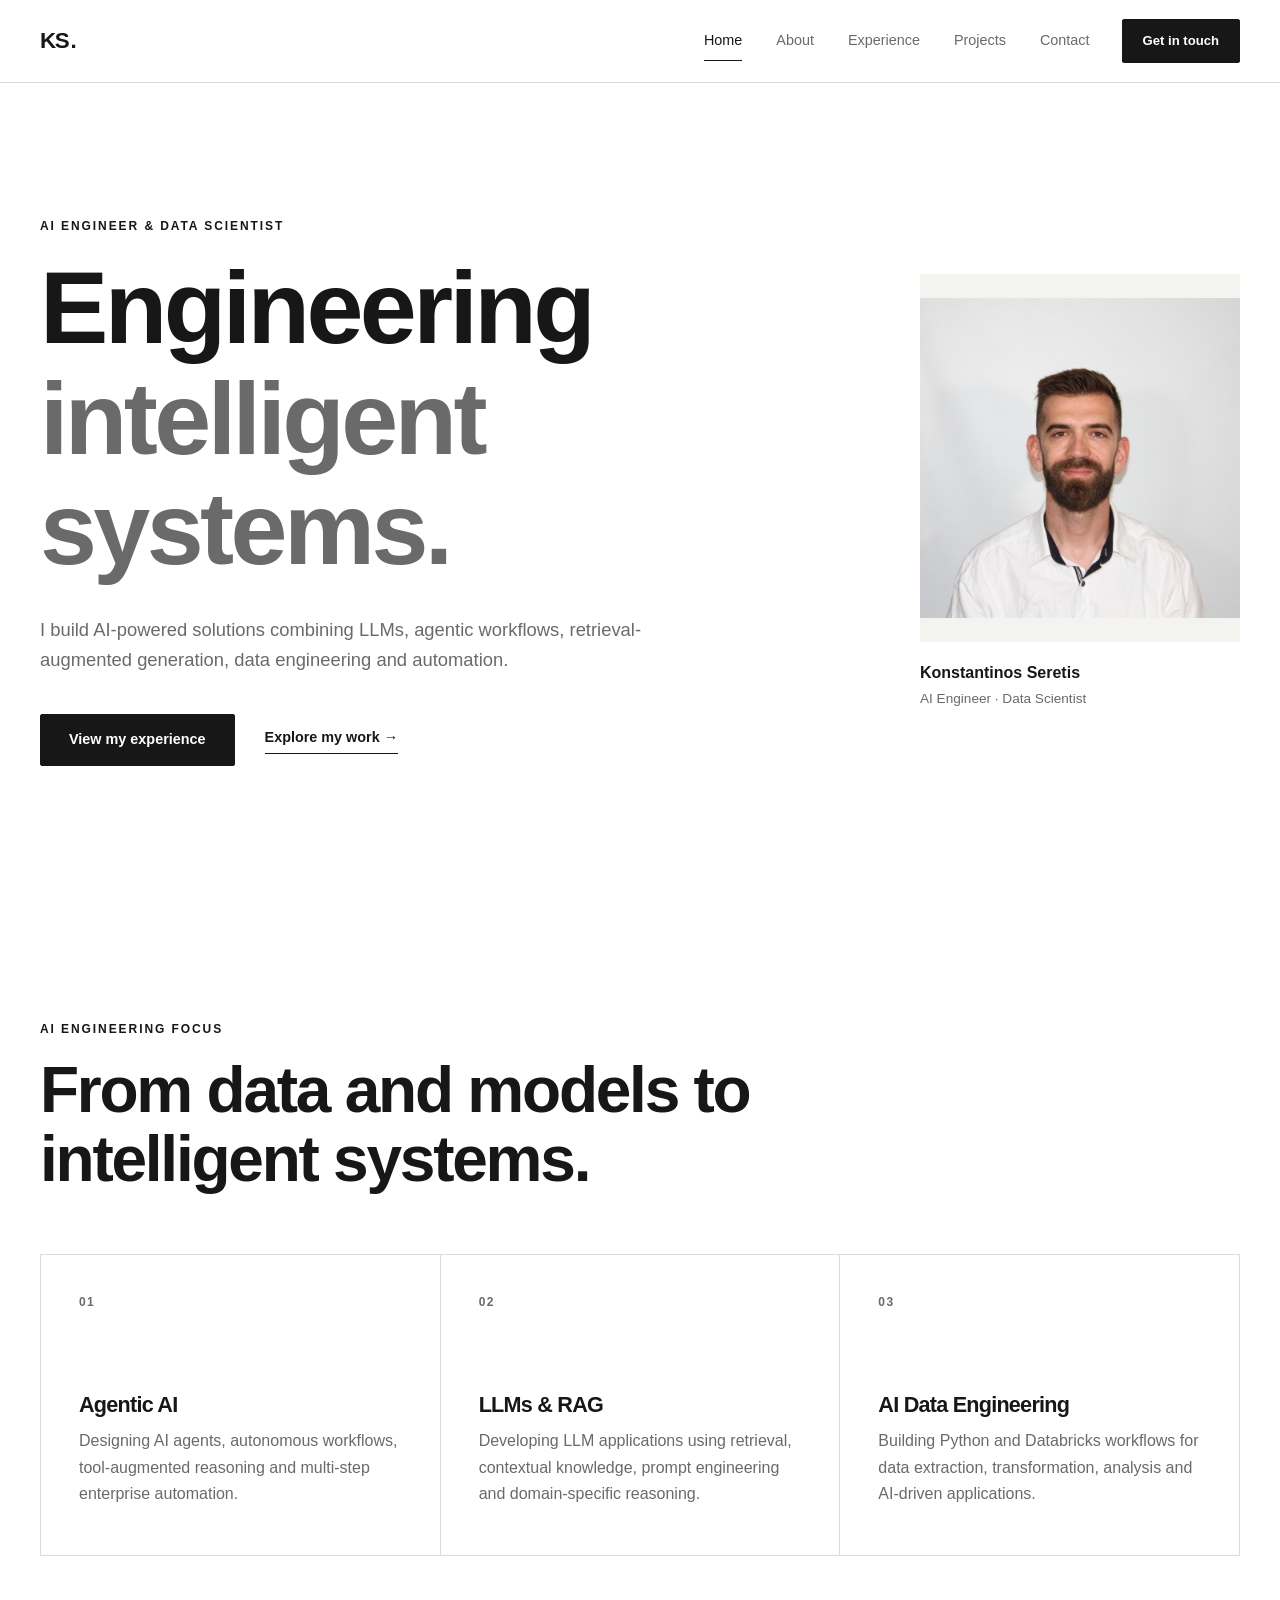
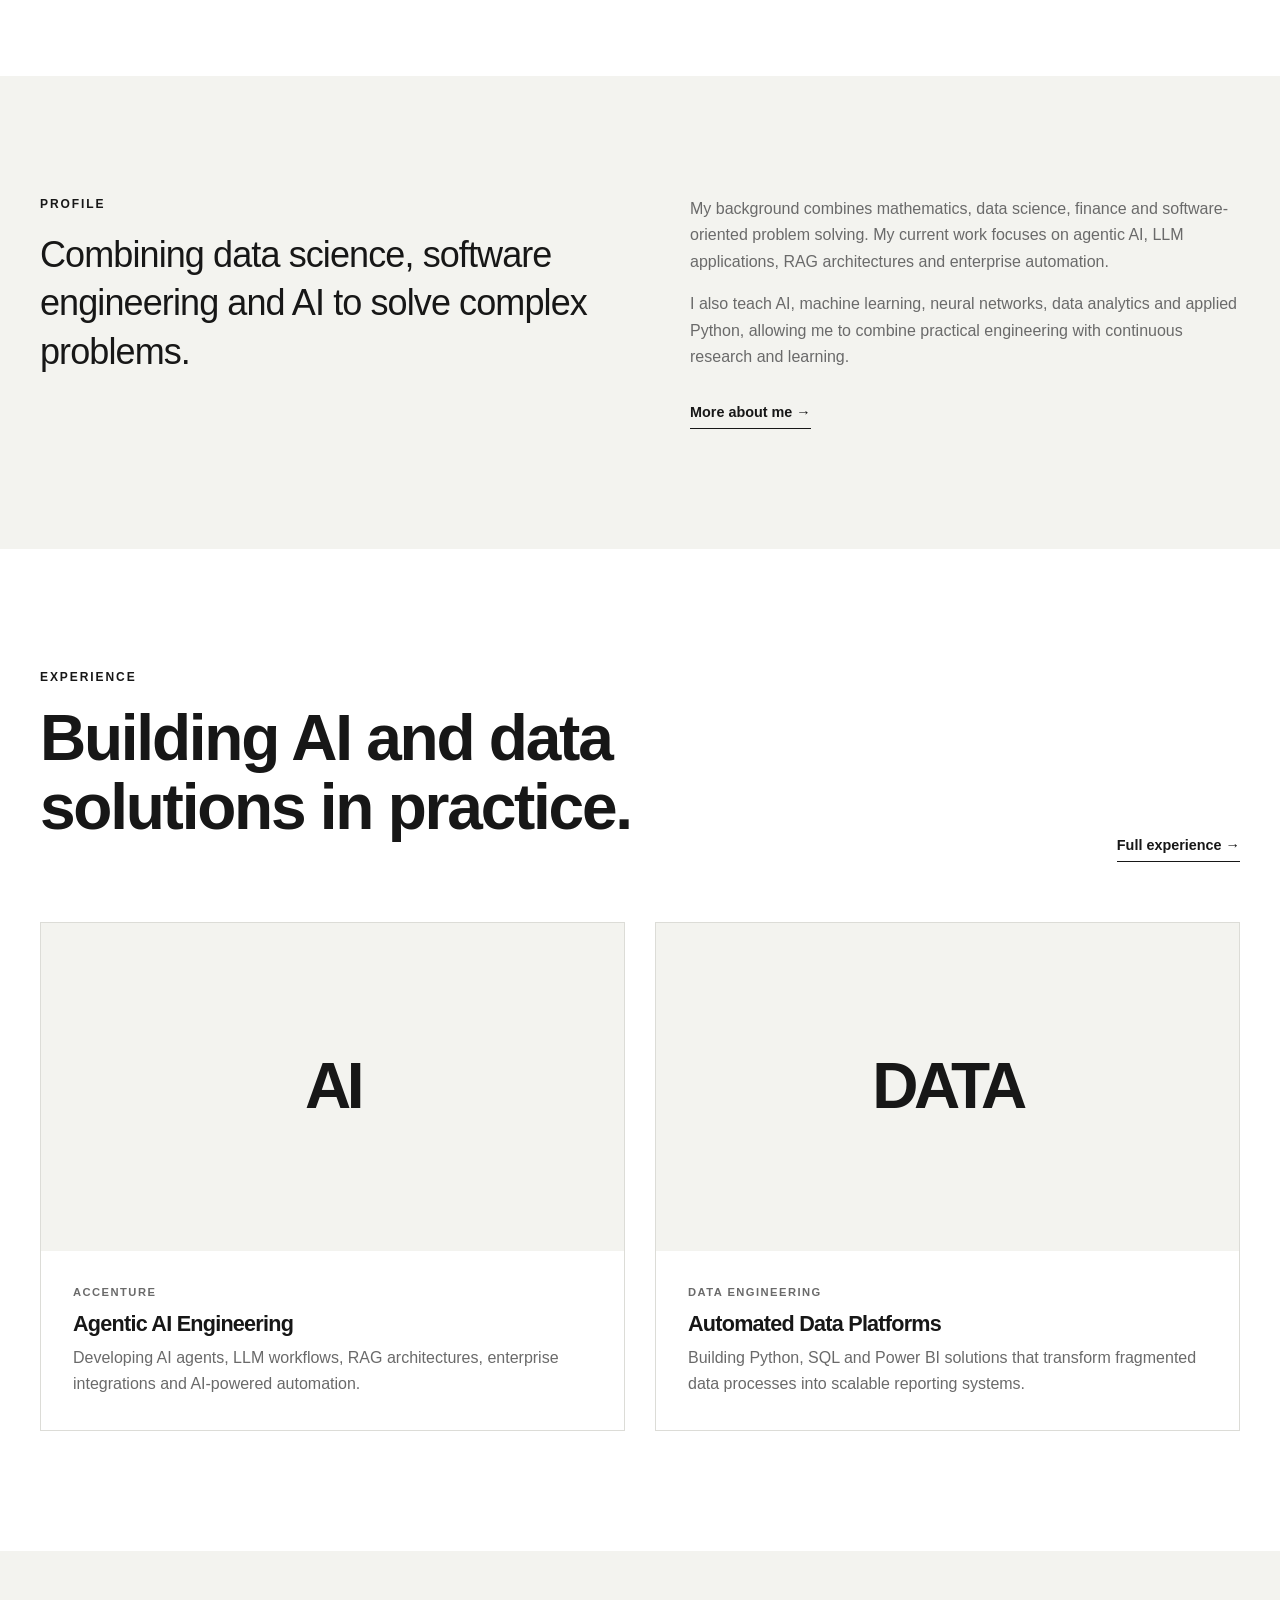
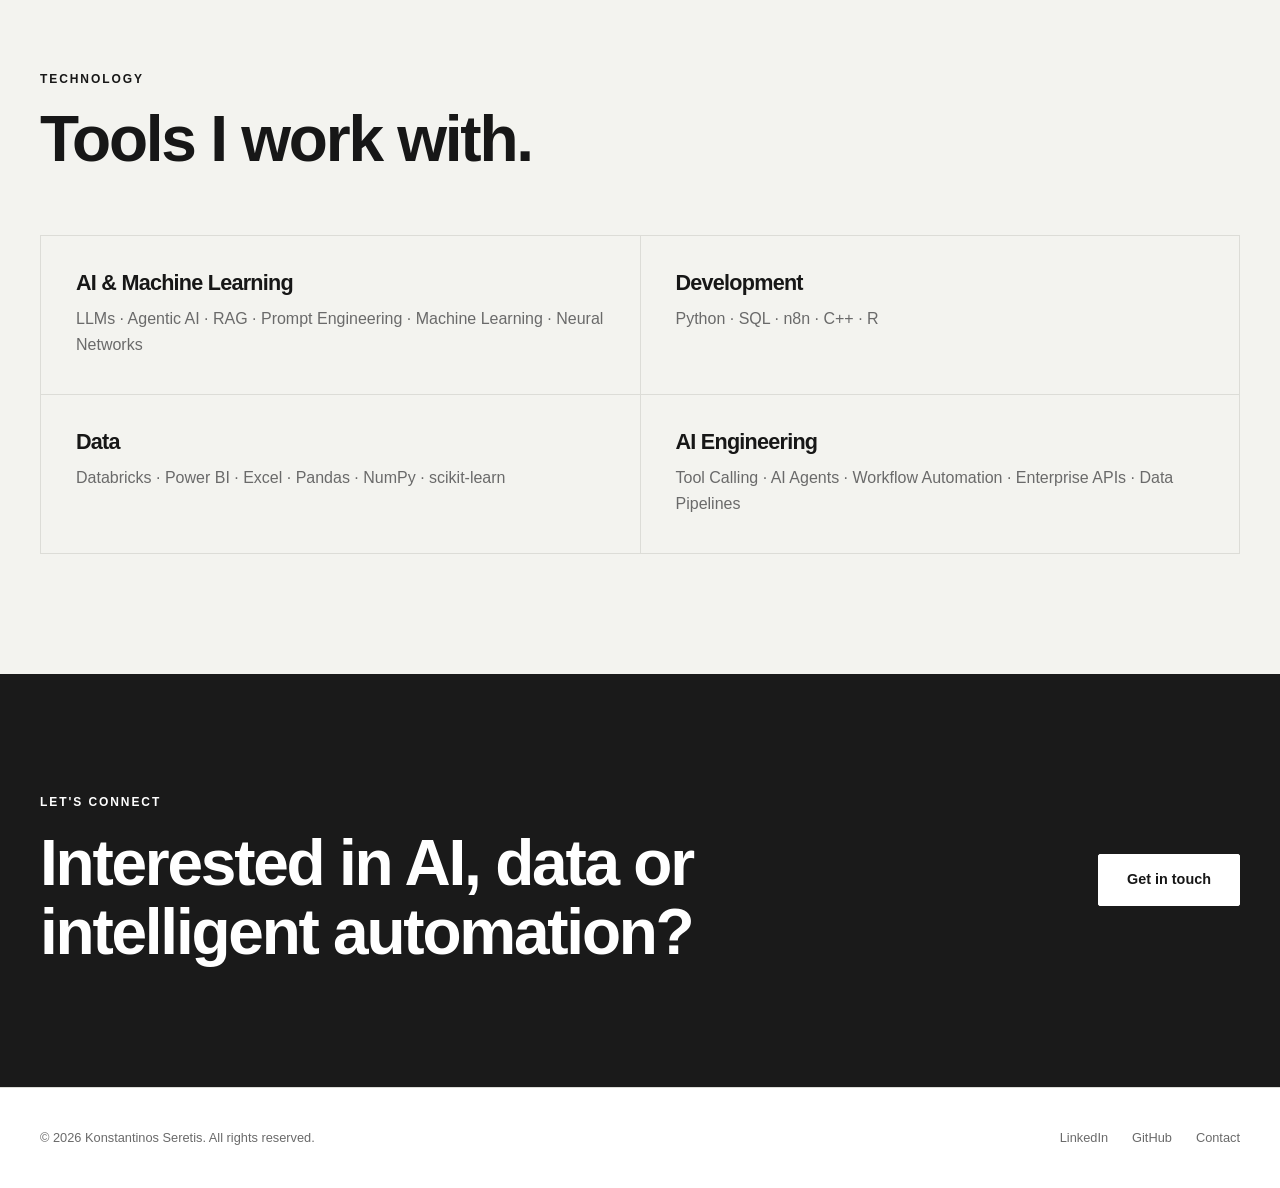
<file: index.html>
<!DOCTYPE html>
<html lang="en">
<head>
    <meta charset="UTF-8">
    <meta name="viewport" content="width=device-width, initial-scale=1.0">

    <meta
        name="description"
        content="Konstantinos Seretis — AI Engineer and Data Scientist specializing in agentic AI, LLMs, RAG, Python, data engineering and AI automation."
    >

    <title>Konstantinos Seretis | AI Engineer & Data Scientist</title>

    <link rel="stylesheet" href="css/style.css">
    <script src="js/main.js" defer></script>
</head>

<body>

<header class="site-header">
    <div class="container site-header__inner">

        <a href="index.html" class="site-header__logo">
            KS<span>.</span>
        </a>

        <button
            class="site-header__menu-toggle"
            type="button"
            aria-label="Open navigation"
            aria-expanded="false"
        >
            <span></span>
            <span></span>
        </button>

        <nav class="site-nav" aria-label="Main navigation">
            <a href="index.html" class="site-nav__link site-nav__link--active">Home</a>
            <a href="about.html" class="site-nav__link">About</a>
            <a href="experience.html" class="site-nav__link">Experience</a>
            <a href="projects.html" class="site-nav__link">Projects</a>
            <a href="contact.html" class="site-nav__link">Contact</a>
        </nav>

        <a href="contact.html" class="button button--small site-header__cta">
            Get in touch
        </a>

    </div>
</header>


<main>

    <!-- Hero -->
    <section class="hero">
        <div class="container hero__inner">

            <div class="hero__content">

                <p class="eyebrow">
                    AI Engineer & Data Scientist
                </p>

                <h1>
                    Engineering
                    <span>intelligent systems.</span>
                </h1>

                <p class="hero__text">
                    I build AI-powered solutions combining LLMs, agentic
                    workflows, retrieval-augmented generation, data
                    engineering and automation.
                </p>

                <div class="hero__actions">

                    <a href="experience.html" class="button">
                        View my experience
                    </a>

                    <a href="projects.html" class="text-link">
                        Explore my work →
                    </a>

                </div>

            </div>


            <div class="hero__visual">

                <div class="profile-card">

                    <div class="profile-card__image">
                        <img
                            src="images/profile.jpg"
                            alt="Konstantinos Seretis"
                        >
                    </div>

                    <div class="profile-card__content">
                        <p class="profile-card__name">
                            Konstantinos Seretis
                        </p>

                        <p class="profile-card__role">
                            AI Engineer · Data Scientist
                        </p>
                    </div>

                </div>

            </div>

        </div>
    </section>


    <!-- AI Focus -->
    <section class="section">
        <div class="container">

            <div class="section-heading">

                <p class="eyebrow">
                    AI engineering focus
                </p>

                <h2 class="section-title">
                    From data and models to intelligent systems.
                </h2>

            </div>


            <div class="card-grid">

                <article class="card">

                    <span class="card__number">01</span>

                    <h3>Agentic AI</h3>

                    <p>
                        Designing AI agents, autonomous workflows,
                        tool-augmented reasoning and multi-step
                        enterprise automation.
                    </p>

                </article>


                <article class="card">

                    <span class="card__number">02</span>

                    <h3>LLMs & RAG</h3>

                    <p>
                        Developing LLM applications using retrieval,
                        contextual knowledge, prompt engineering and
                        domain-specific reasoning.
                    </p>

                </article>


                <article class="card">

                    <span class="card__number">03</span>

                    <h3>AI Data Engineering</h3>

                    <p>
                        Building Python and Databricks workflows for
                        data extraction, transformation, analysis and
                        AI-driven applications.
                    </p>

                </article>

            </div>

        </div>
    </section>


    <!-- Profile -->
    <section class="section section--surface">

        <div class="container">

            <div class="intro-grid">

                <div>

                    <p class="eyebrow">
                        Profile
                    </p>

                    <p class="large-text">
                        Combining data science, software engineering
                        and AI to solve complex problems.
                    </p>

                </div>


                <div>

                    <p>
                        My background combines mathematics, data science,
                        finance and software-oriented problem solving.
                        My current work focuses on agentic AI, LLM
                        applications, RAG architectures and enterprise
                        automation.
                    </p>

                    <p>
                        I also teach AI, machine learning, neural networks,
                        data analytics and applied Python, allowing me to
                        combine practical engineering with continuous
                        research and learning.
                    </p>

                    <a href="about.html" class="text-link">
                        More about me →
                    </a>

                </div>

            </div>

        </div>

    </section>


    <!-- Experience highlights -->
    <section class="section">

        <div class="container">

            <div class="section-heading section-heading--split">

                <div>

                    <p class="eyebrow">
                        Experience
                    </p>

                    <h2 class="section-title">
                        Building AI and data solutions in practice.
                    </h2>

                </div>

                <a href="experience.html" class="text-link">
                    Full experience →
                </a>

            </div>


            <div class="project-grid">

                <article class="project-card">

                    <div class="project-card__visual">
                        <span>AI</span>
                    </div>

                    <div class="project-card__content">

                        <p class="project-card__category">
                            Accenture
                        </p>

                        <h3>
                            Agentic AI Engineering
                        </h3>

                        <p>
                            Developing AI agents, LLM workflows,
                            RAG architectures, enterprise integrations
                            and AI-powered automation.
                        </p>

                    </div>

                </article>


                <article class="project-card">

                    <div class="project-card__visual">
                        <span>DATA</span>
                    </div>

                    <div class="project-card__content">

                        <p class="project-card__category">
                            Data Engineering
                        </p>

                        <h3>
                            Automated Data Platforms
                        </h3>

                        <p>
                            Building Python, SQL and Power BI solutions
                            that transform fragmented data processes
                            into scalable reporting systems.
                        </p>

                    </div>

                </article>

            </div>

        </div>

    </section>


    <!-- Skills -->
    <section class="section section--surface">

        <div class="container">

            <div class="section-heading">

                <p class="eyebrow">
                    Technology
                </p>

                <h2 class="section-title">
                    Tools I work with.
                </h2>

            </div>


            <div class="skills-grid">

                <div class="skill-group">
                    <h3>AI & Machine Learning</h3>
                    <p>
                        LLMs · Agentic AI · RAG · Prompt Engineering ·
                        Machine Learning · Neural Networks
                    </p>
                </div>

                <div class="skill-group">
                    <h3>Development</h3>
                    <p>
                        Python · SQL · n8n · C++ · R
                    </p>
                </div>

                <div class="skill-group">
                    <h3>Data</h3>
                    <p>
                        Databricks · Power BI · Excel · Pandas · NumPy ·
                        scikit-learn
                    </p>
                </div>

                <div class="skill-group">
                    <h3>AI Engineering</h3>
                    <p>
                        Tool Calling · AI Agents · Workflow Automation ·
                        Enterprise APIs · Data Pipelines
                    </p>
                </div>

            </div>

        </div>

    </section>


    <!-- CTA -->
    <section class="section section--dark">

        <div class="container">

            <div class="cta">

                <div>

                    <p class="eyebrow">
                        Let's connect
                    </p>

                    <h2>
                        Interested in AI, data or intelligent automation?
                    </h2>

                </div>

                <a href="contact.html" class="button button--light">
                    Get in touch
                </a>

            </div>

        </div>

    </section>

</main>


<footer class="site-footer">

    <div class="container site-footer__inner">

        <p>
            © 2026 Konstantinos Seretis. All rights reserved.
        </p>

        <div class="site-footer__links">

            <a
                href="https://www.linkedin.com/in/seretiskonstantinos/"
                target="_blank"
                rel="noopener noreferrer"
            >
                LinkedIn
            </a>

            <a
                href="https://github.com/ser-kostas"
                target="_blank"
                rel="noopener noreferrer"
            >
                GitHub
            </a>

            <a href="contact.html">
                Contact
            </a>

        </div>

    </div>

</footer>

</body>
</html>
</file>
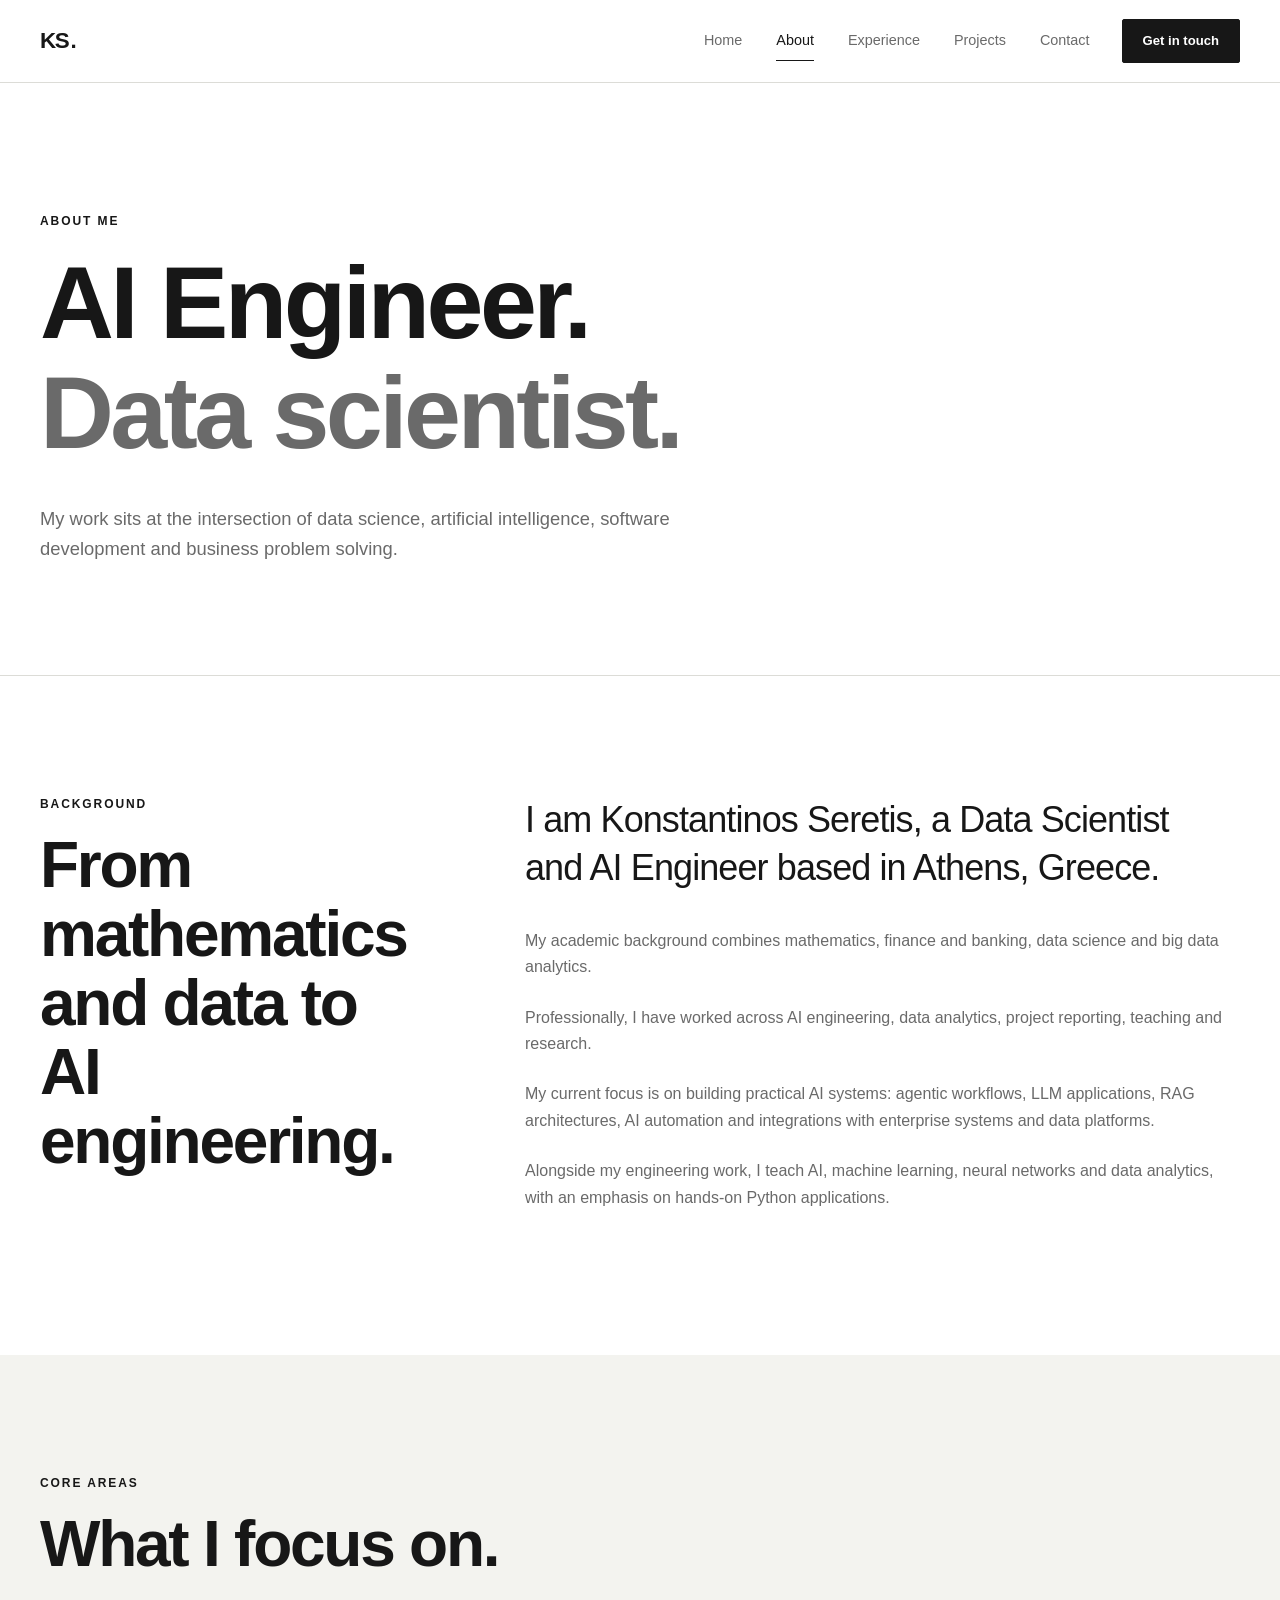
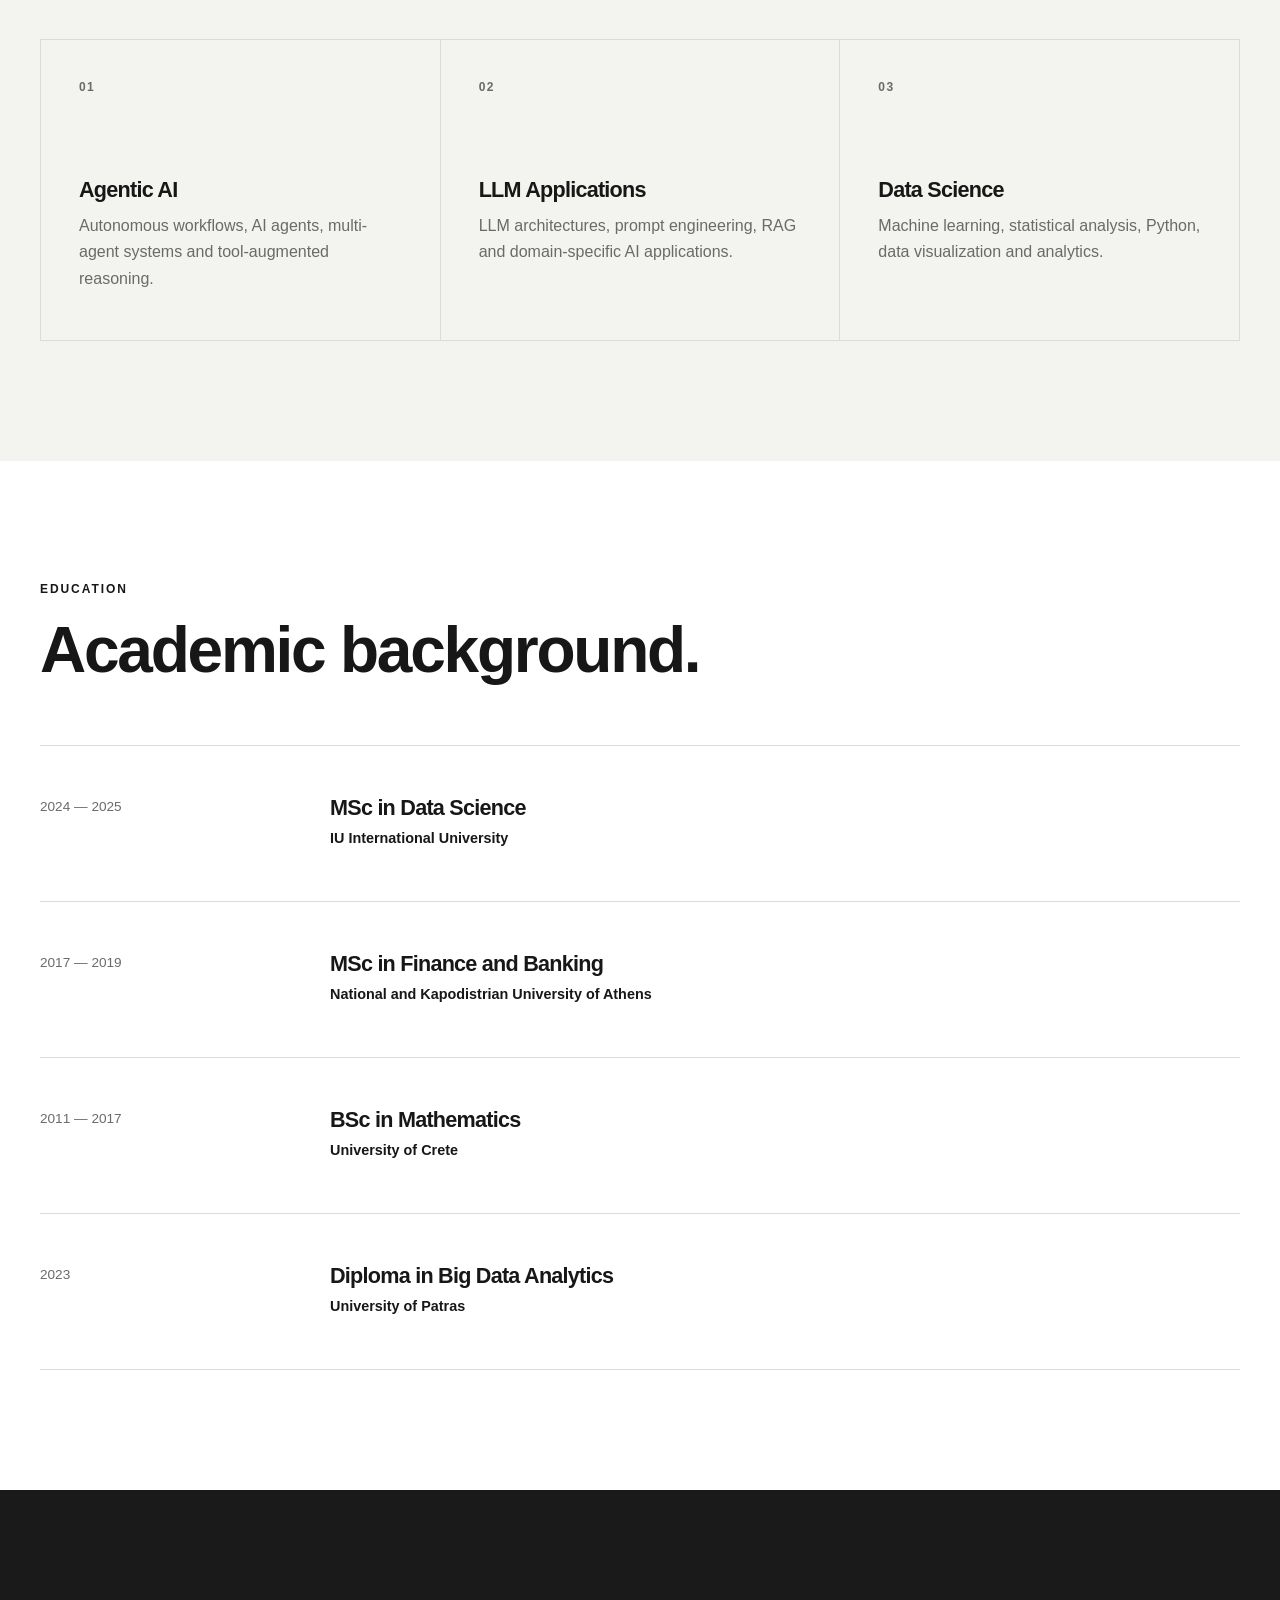
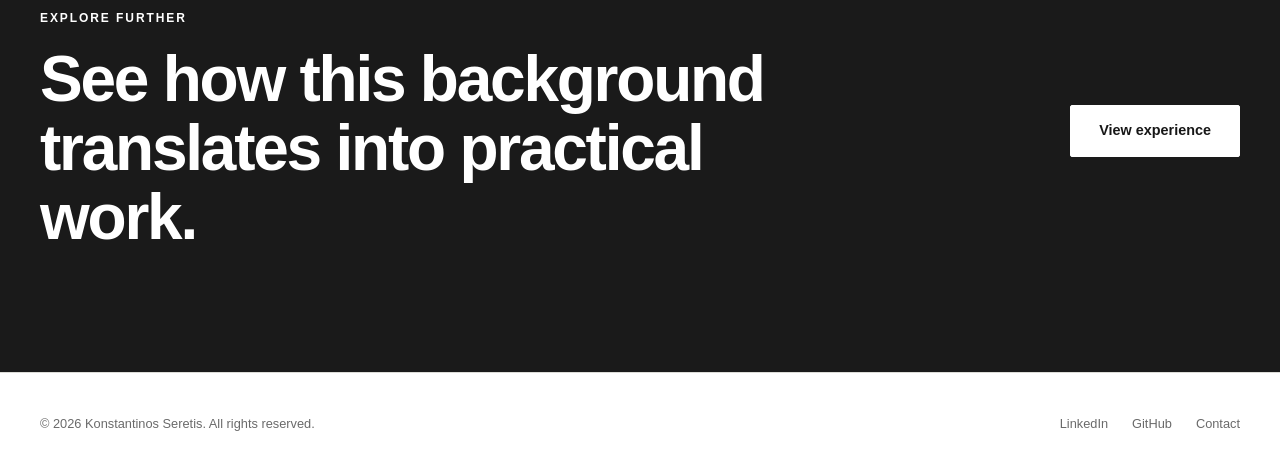
<file: about.html>
<!DOCTYPE html>
<html lang="en">
<head>
    <meta charset="UTF-8">
    <meta name="viewport" content="width=device-width, initial-scale=1.0">

    <meta
        name="description"
        content="About Konstantinos Seretis — AI Engineer and Data Scientist."
    >

    <title>About | Konstantinos Seretis</title>

    <link rel="stylesheet" href="css/style.css">
    <script src="js/main.js" defer></script>
</head>

<body>

<header class="site-header">
    <div class="container site-header__inner">

        <a href="index.html" class="site-header__logo">
            KS<span>.</span>
        </a>

        <button
            class="site-header__menu-toggle"
            type="button"
            aria-label="Open navigation"
            aria-expanded="false"
        >
            <span></span>
            <span></span>
        </button>

        <nav class="site-nav" aria-label="Main navigation">
            <a href="index.html" class="site-nav__link">Home</a>
            <a href="about.html" class="site-nav__link site-nav__link--active">About</a>
            <a href="experience.html" class="site-nav__link">Experience</a>
            <a href="projects.html" class="site-nav__link">Projects</a>
            <a href="contact.html" class="site-nav__link">Contact</a>
        </nav>

        <a href="contact.html" class="button button--small site-header__cta">
            Get in touch
        </a>

    </div>
</header>


<main>

    <section class="page-hero">

        <div class="container">

            <p class="eyebrow">
                About me
            </p>

            <h1>
                AI Engineer.
                <span>Data scientist.</span>
            </h1>

            <p class="page-hero__text">
                My work sits at the intersection of data science,
                artificial intelligence, software development and
                business problem solving.
            </p>

        </div>

    </section>


    <section class="section">

        <div class="container">

            <div class="about-grid">

                <div>

                    <p class="eyebrow">
                        Background
                    </p>

                    <h2 class="section-title">
                        From mathematics and data to AI engineering.
                    </h2>

                </div>


                <div class="about-content">

                    <p class="large-text">
                        I am Konstantinos Seretis, a Data Scientist
                        and AI Engineer based in Athens, Greece.
                    </p>

                    <p>
                        My academic background combines mathematics,
                        finance and banking, data science and big data
                        analytics.
                    </p>

                    <p>
                        Professionally, I have worked across AI
                        engineering, data analytics, project reporting,
                        teaching and research.
                    </p>

                    <p>
                        My current focus is on building practical
                        AI systems: agentic workflows, LLM applications,
                        RAG architectures, AI automation and integrations
                        with enterprise systems and data platforms.
                    </p>

                    <p>
                        Alongside my engineering work, I teach AI,
                        machine learning, neural networks and data
                        analytics, with an emphasis on hands-on Python
                        applications.
                    </p>

                </div>

            </div>

        </div>

    </section>


    <section class="section section--surface">

        <div class="container">

            <div class="section-heading">

                <p class="eyebrow">
                    Core areas
                </p>

                <h2 class="section-title">
                    What I focus on.
                </h2>

            </div>


            <div class="card-grid">

                <article class="card">

                    <span class="card__number">01</span>

                    <h3>Agentic AI</h3>

                    <p>
                        Autonomous workflows, AI agents,
                        multi-agent systems and tool-augmented
                        reasoning.
                    </p>

                </article>


                <article class="card">

                    <span class="card__number">02</span>

                    <h3>LLM Applications</h3>

                    <p>
                        LLM architectures, prompt engineering,
                        RAG and domain-specific AI applications.
                    </p>

                </article>


                <article class="card">

                    <span class="card__number">03</span>

                    <h3>Data Science</h3>

                    <p>
                        Machine learning, statistical analysis,
                        Python, data visualization and analytics.
                    </p>

                </article>

            </div>

        </div>

    </section>


    <section class="section">

        <div class="container">

            <div class="section-heading">

                <p class="eyebrow">
                    Education
                </p>

                <h2 class="section-title">
                    Academic background.
                </h2>

            </div>


            <div class="timeline">

                <article class="timeline-item">

                    <div class="timeline-item__date">
                        2024 — 2025
                    </div>

                    <div>

                        <h3>
                            MSc in Data Science
                        </h3>

                        <p class="timeline-item__place">
                            IU International University
                        </p>

                    </div>

                </article>


                <article class="timeline-item">

                    <div class="timeline-item__date">
                        2017 — 2019
                    </div>

                    <div>

                        <h3>
                            MSc in Finance and Banking
                        </h3>

                        <p class="timeline-item__place">
                            National and Kapodistrian University
                            of Athens
                        </p>

                    </div>

                </article>


                <article class="timeline-item">

                    <div class="timeline-item__date">
                        2011 — 2017
                    </div>

                    <div>

                        <h3>
                            BSc in Mathematics
                        </h3>

                        <p class="timeline-item__place">
                            University of Crete
                        </p>

                    </div>

                </article>


                <article class="timeline-item">

                    <div class="timeline-item__date">
                        2023
                    </div>

                    <div>

                        <h3>
                            Diploma in Big Data Analytics
                        </h3>

                        <p class="timeline-item__place">
                            University of Patras
                        </p>

                    </div>

                </article>

            </div>

        </div>

    </section>


    <section class="section section--dark">

        <div class="container">

            <div class="cta">

                <div>

                    <p class="eyebrow">
                        Explore further
                    </p>

                    <h2>
                        See how this background translates into practical work.
                    </h2>

                </div>

                <a
                    href="experience.html"
                    class="button button--light"
                >
                    View experience
                </a>

            </div>

        </div>

    </section>

</main>


<footer class="site-footer">

    <div class="container site-footer__inner">

        <p>
            © 2026 Konstantinos Seretis. All rights reserved.
        </p>

        <div class="site-footer__links">

            <a
                href="https://www.linkedin.com/in/seretiskonstantinos/"
                target="_blank"
                rel="noopener noreferrer"
            >
                LinkedIn
            </a>

            <a
                href="https://github.com/ser-kostas"
                target="_blank"
                rel="noopener noreferrer"
            >
                GitHub
            </a>

            <a href="contact.html">
                Contact
            </a>

        </div>

    </div>

</footer>

</body>
</html>
</file>
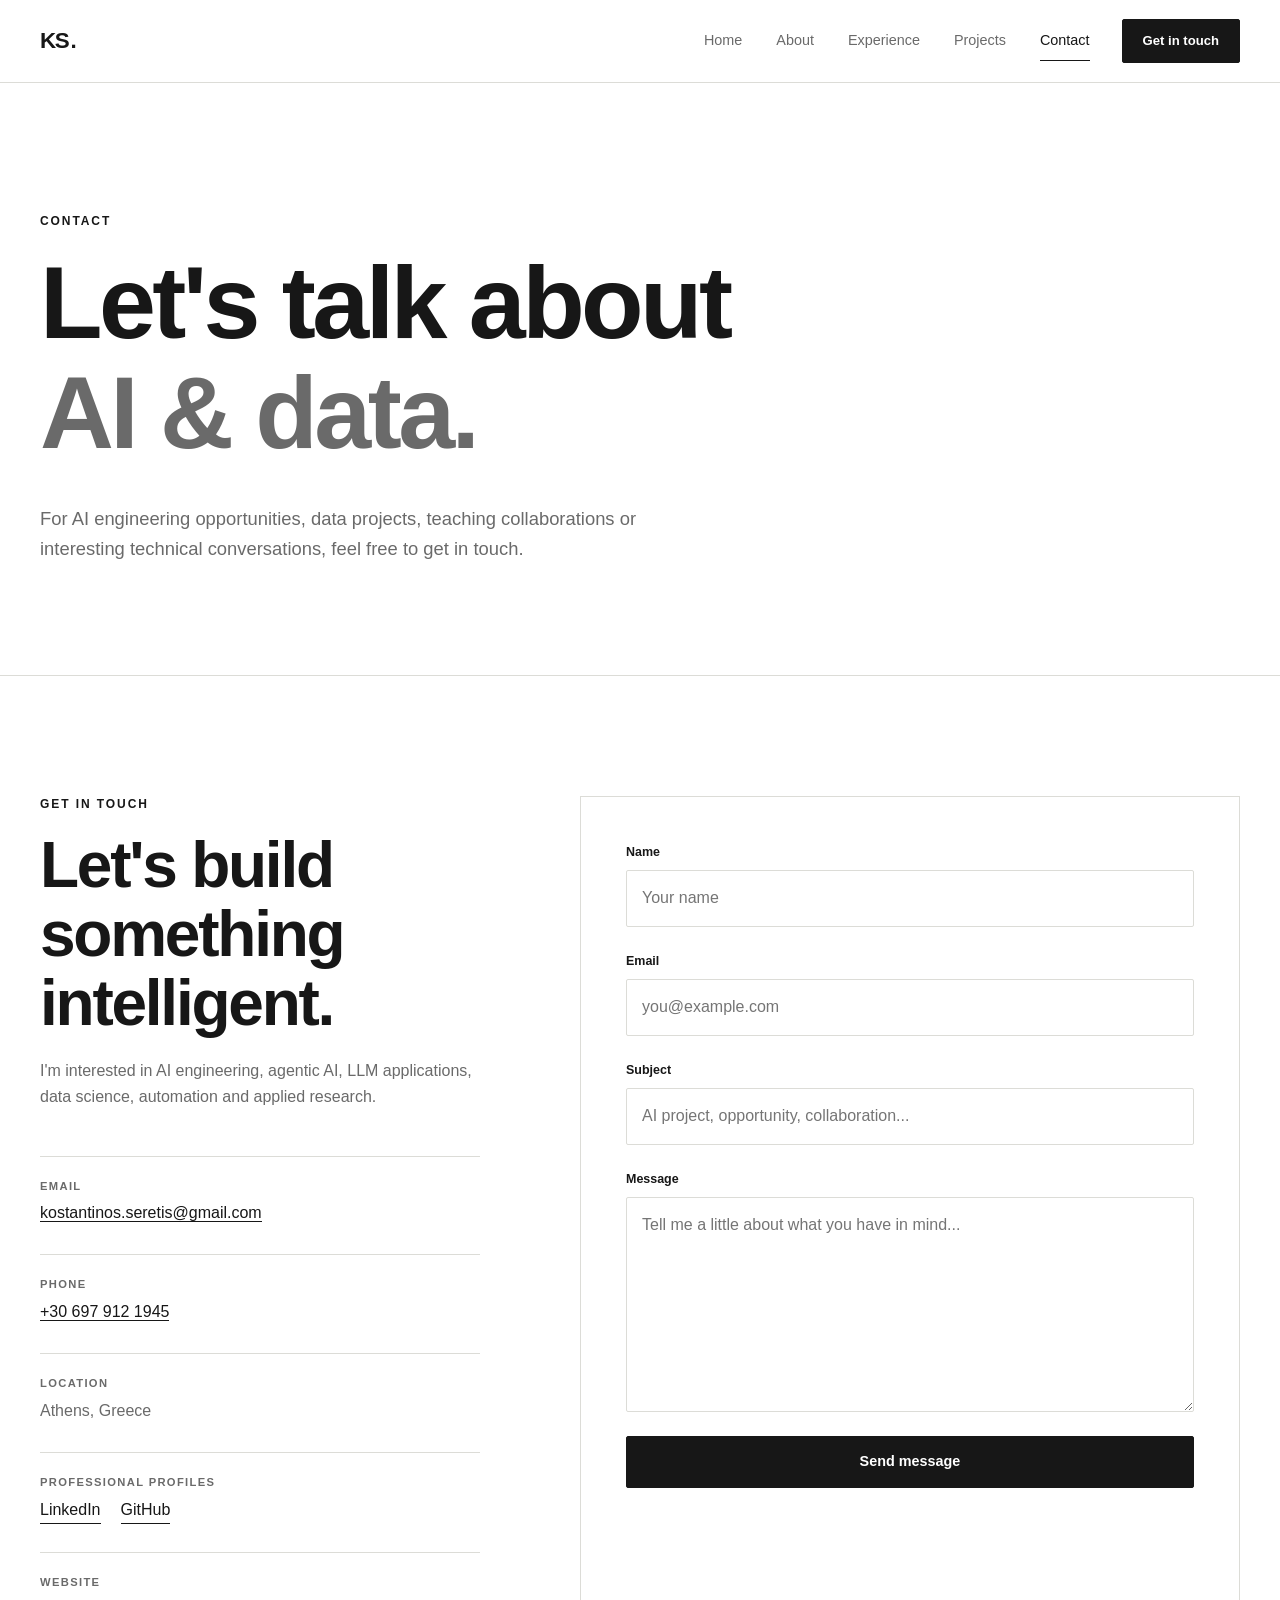
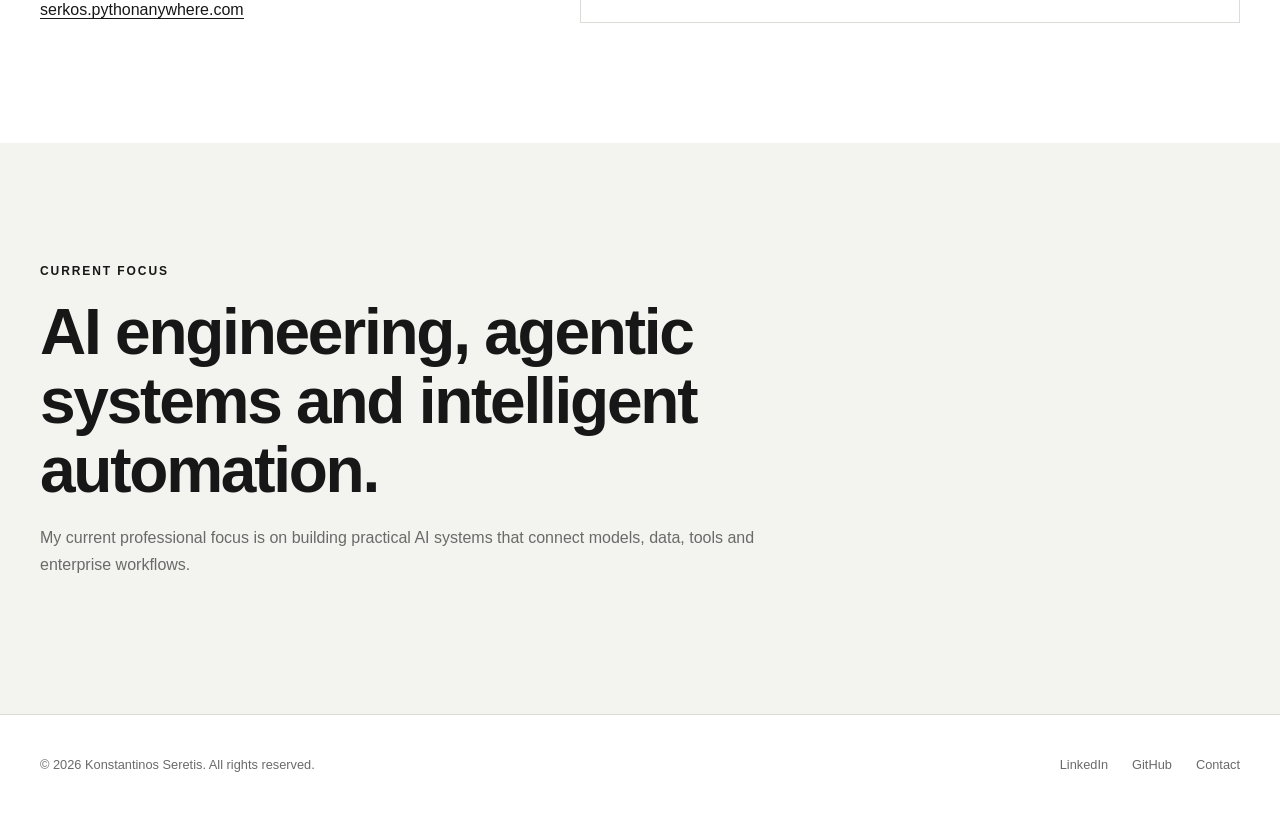
<file: contact.html>
<!DOCTYPE html>
<html lang="en">
<head>
    <meta charset="UTF-8">
    <meta name="viewport" content="width=device-width, initial-scale=1.0">

    <meta
        name="description"
        content="Contact Konstantinos Seretis — AI Engineer and Data Scientist."
    >

    <title>Contact | Konstantinos Seretis</title>

    <link rel="stylesheet" href="css/style.css">
    <script src="js/main.js" defer></script>
</head>

<body>

<header class="site-header">
    <div class="container site-header__inner">

        <a href="index.html" class="site-header__logo">
            KS<span>.</span>
        </a>

        <button
            class="site-header__menu-toggle"
            type="button"
            aria-label="Open navigation"
            aria-expanded="false"
        >
            <span></span>
            <span></span>
        </button>

        <nav class="site-nav" aria-label="Main navigation">
            <a href="index.html" class="site-nav__link">Home</a>
            <a href="about.html" class="site-nav__link">About</a>
            <a href="experience.html" class="site-nav__link">Experience</a>
            <a href="projects.html" class="site-nav__link">Projects</a>
            <a href="contact.html" class="site-nav__link site-nav__link--active">Contact</a>
        </nav>

        <a href="contact.html" class="button button--small site-header__cta">
            Get in touch
        </a>

    </div>
</header>


<main>

    <section class="page-hero">

        <div class="container">

            <p class="eyebrow">
                Contact
            </p>

            <h1>
                Let's talk about
                <span>AI & data.</span>
            </h1>

            <p class="page-hero__text">
                For AI engineering opportunities, data projects,
                teaching collaborations or interesting technical
                conversations, feel free to get in touch.
            </p>

        </div>

    </section>


    <section class="section">

        <div class="container">

            <div class="contact-grid">


                <div class="contact-info">

                    <p class="eyebrow">
                        Get in touch
                    </p>

                    <h2 class="section-title">
                        Let's build something intelligent.
                    </h2>

                    <p>
                        I'm interested in AI engineering, agentic AI,
                        LLM applications, data science, automation and
                        applied research.
                    </p>


                    <div class="contact-details">


                        <div class="contact-detail">

                            <span class="contact-detail__label">
                                Email
                            </span>

                            <a href="mailto:kostantinos.seretis@gmail.com">
                                kostantinos.seretis@gmail.com
                            </a>

                        </div>


                        <div class="contact-detail">

                            <span class="contact-detail__label">
                                Phone
                            </span>

                            <a href="tel:+306979121945">
                                +30 697 912 1945
                            </a>

                        </div>


                        <div class="contact-detail">

                            <span class="contact-detail__label">
                                Location
                            </span>

                            <p>
                                Athens, Greece
                            </p>

                        </div>


                        <div class="contact-detail">

                            <span class="contact-detail__label">
                                Professional profiles
                            </span>

                            <div class="contact-socials">

                                <a
                                    href="https://www.linkedin.com/in/seretiskonstantinos/"
                                    target="_blank"
                                    rel="noopener noreferrer"
                                >
                                    LinkedIn
                                </a>

                                <a
                                    href="https://github.com/ser-kostas"
                                    target="_blank"
                                    rel="noopener noreferrer"
                                >
                                    GitHub
                                </a>

                            </div>

                        </div>


                        <div class="contact-detail">

                            <span class="contact-detail__label">
                                Website
                            </span>

                            <a
                                href="https://serkos.pythonanywhere.com/"
                                target="_blank"
                                rel="noopener noreferrer"
                            >
                                serkos.pythonanywhere.com
                            </a>

                        </div>

                    </div>

                </div>


                <div class="contact-form-wrapper">

                    <form
                        class="contact-form"
                        id="contact-form"
                    >

                        <div class="form-group">

                            <label for="name">
                                Name
                            </label>

                            <input
                                type="text"
                                id="name"
                                name="name"
                                placeholder="Your name"
                                required
                            >

                        </div>


                        <div class="form-group">

                            <label for="email">
                                Email
                            </label>

                            <input
                                type="email"
                                id="email"
                                name="email"
                                placeholder="you@example.com"
                                required
                            >

                        </div>


                        <div class="form-group">

                            <label for="subject">
                                Subject
                            </label>

                            <input
                                type="text"
                                id="subject"
                                name="subject"
                                placeholder="AI project, opportunity, collaboration..."
                                required
                            >

                        </div>


                        <div class="form-group">

                            <label for="message">
                                Message
                            </label>

                            <textarea
                                id="message"
                                name="message"
                                rows="7"
                                placeholder="Tell me a little about what you have in mind..."
                                required
                            ></textarea>

                        </div>


                        <button
                            type="submit"
                            class="button"
                        >
                            Send message
                        </button>


                        <p
                            class="form-message"
                            id="form-message"
                            aria-live="polite"
                        ></p>

                    </form>

                </div>

            </div>

        </div>

    </section>


    <section class="section section--surface">

        <div class="container">

            <div class="contact-availability">

                <p class="eyebrow">
                    Current focus
                </p>

                <h2>
                    AI engineering, agentic systems and intelligent automation.
                </h2>

                <p>
                    My current professional focus is on building practical
                    AI systems that connect models, data, tools and
                    enterprise workflows.
                </p>

            </div>

        </div>

    </section>

</main>


<footer class="site-footer">

    <div class="container site-footer__inner">

        <p>
            © 2026 Konstantinos Seretis. All rights reserved.
        </p>

        <div class="site-footer__links">

            <a
                href="https://www.linkedin.com/in/seretiskonstantinos/"
                target="_blank"
                rel="noopener noreferrer"
            >
                LinkedIn
            </a>

            <a
                href="https://github.com/ser-kostas"
                target="_blank"
                rel="noopener noreferrer"
            >
                GitHub
            </a>

            <a href="contact.html">
                Contact
            </a>

        </div>

    </div>

</footer>

</body>
</html>
</file>
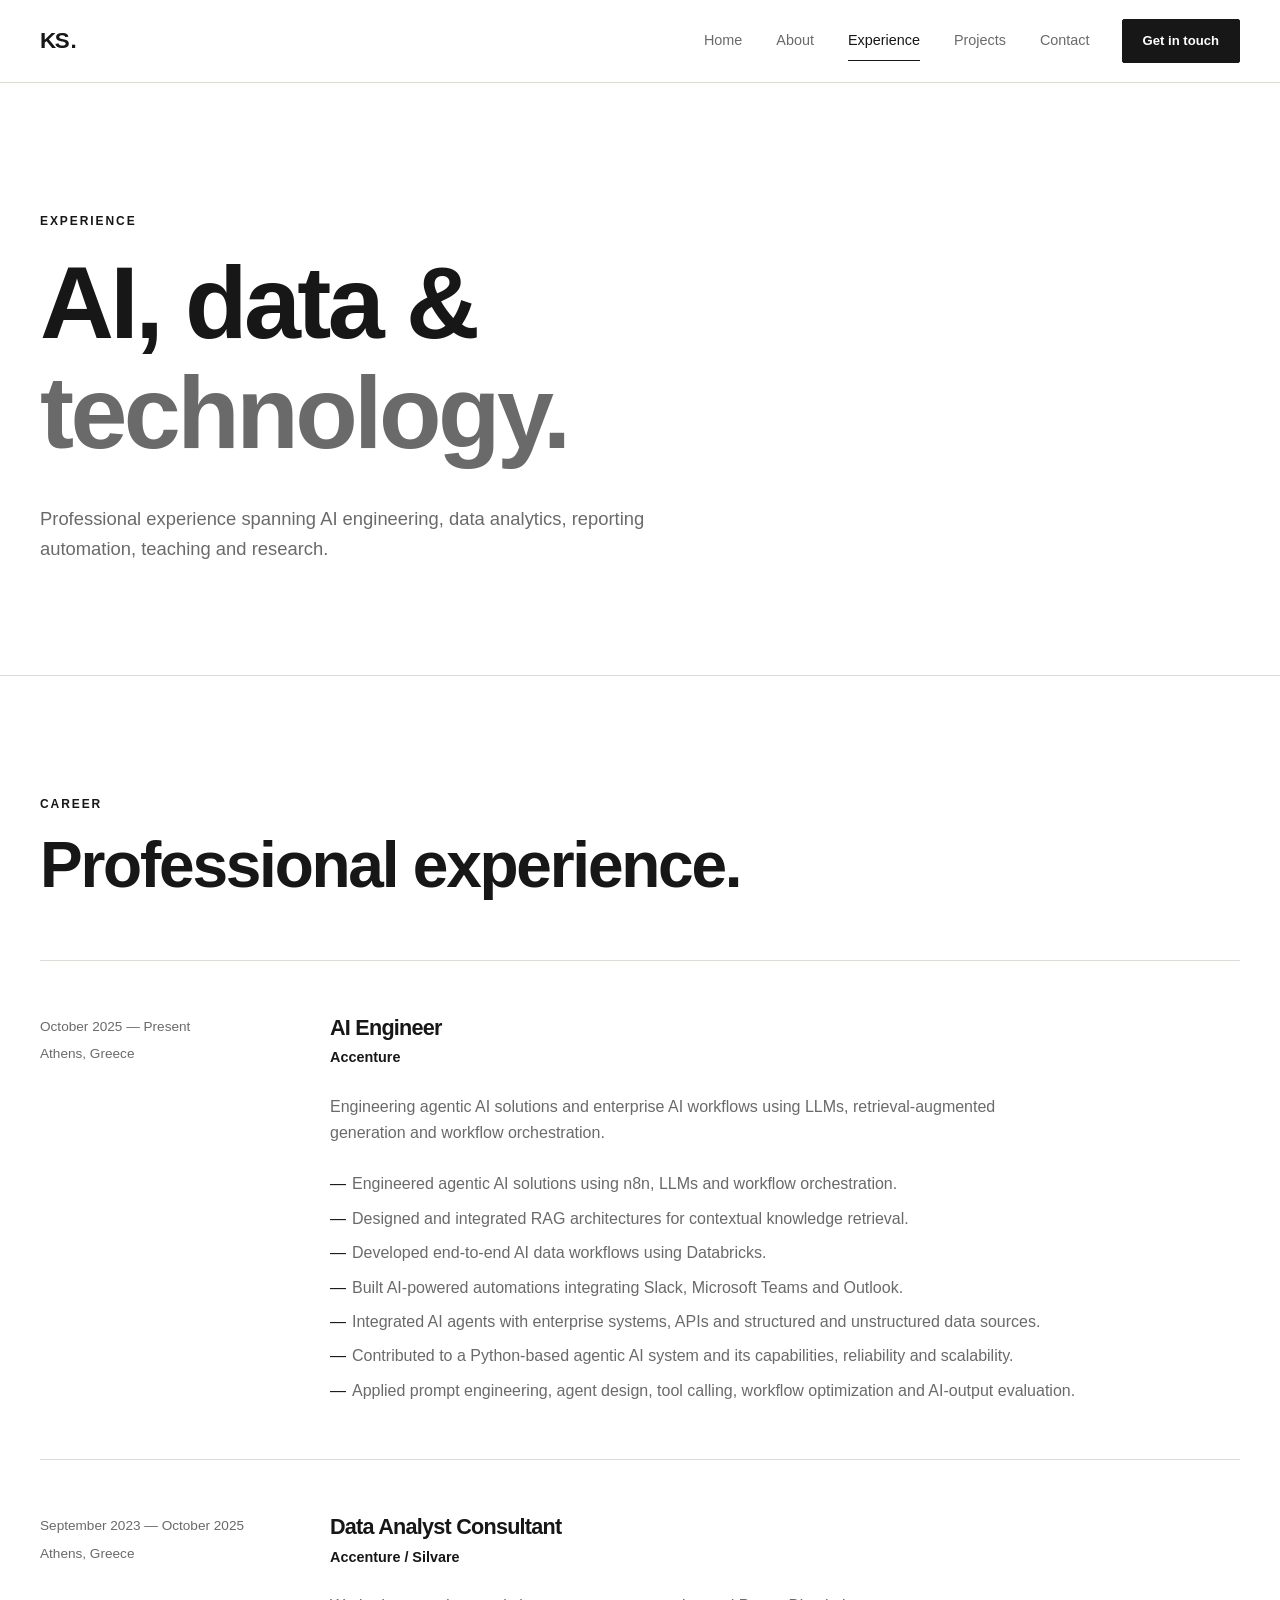
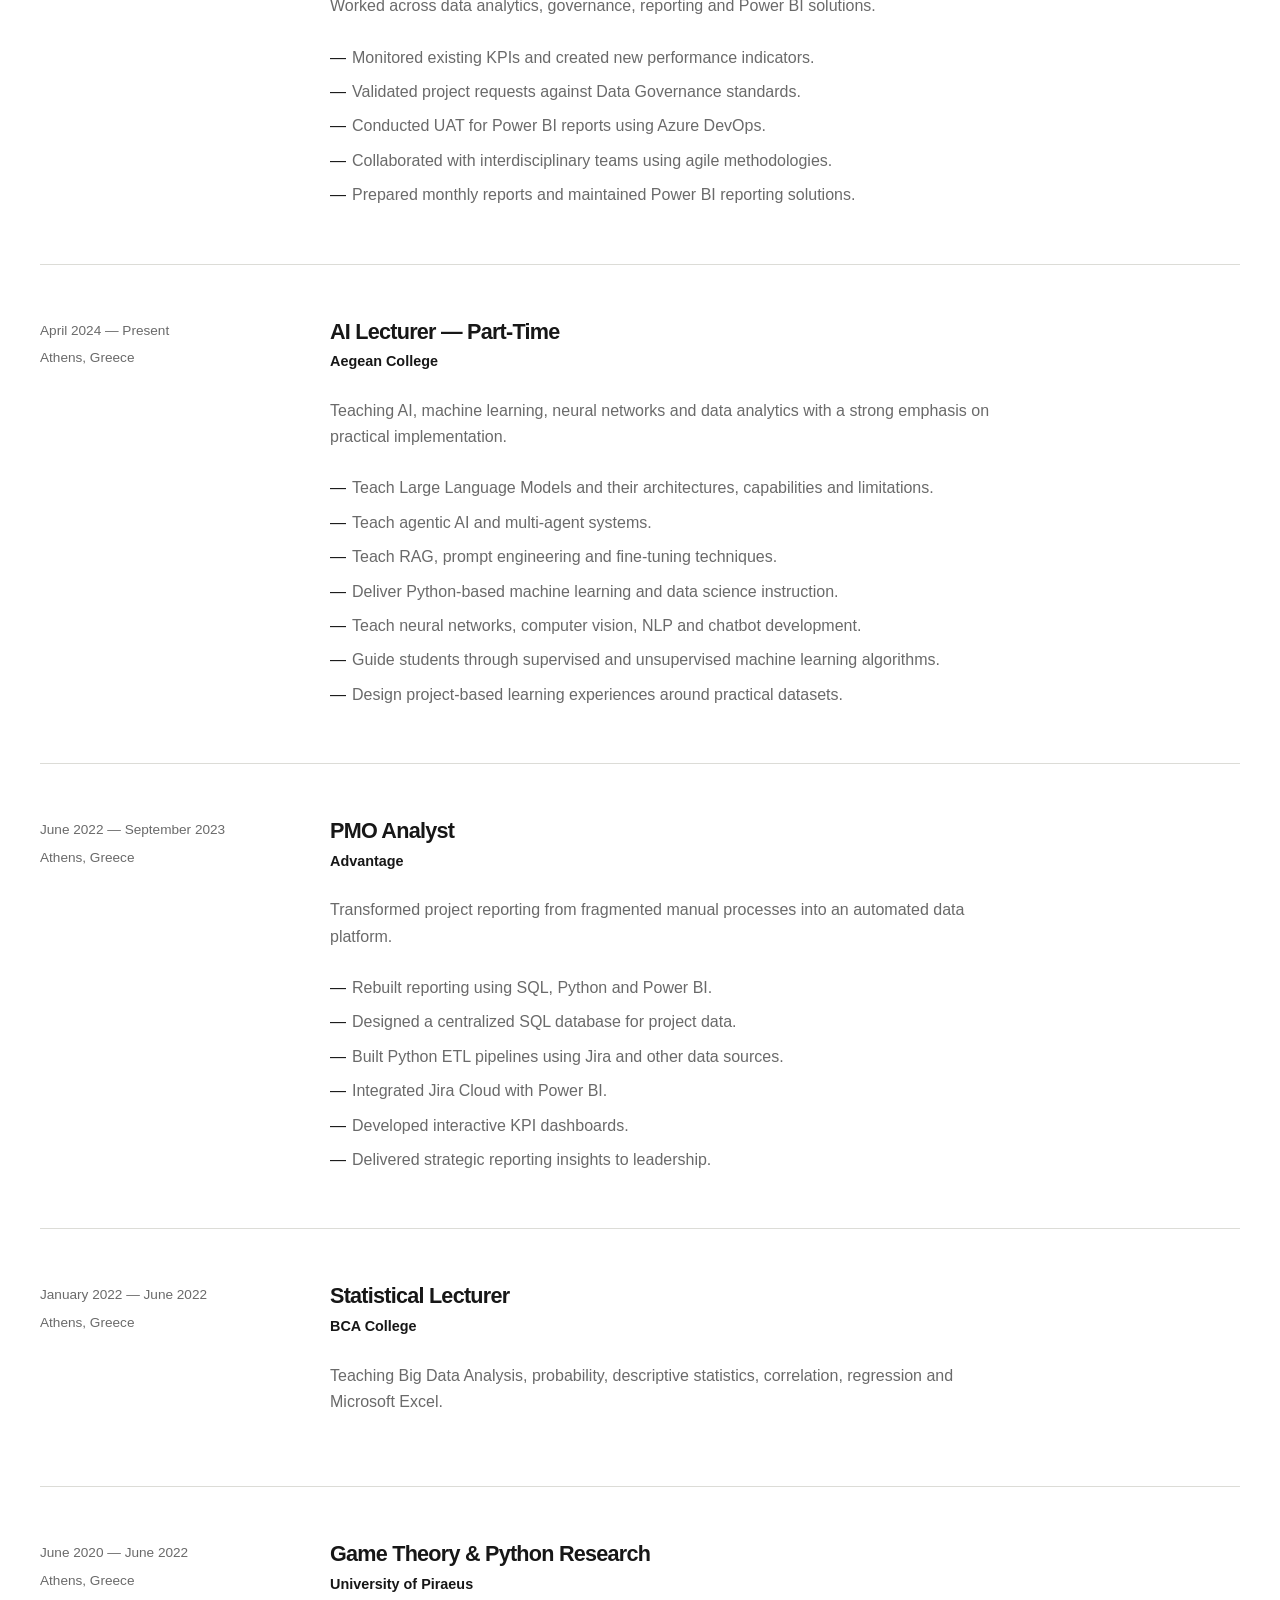
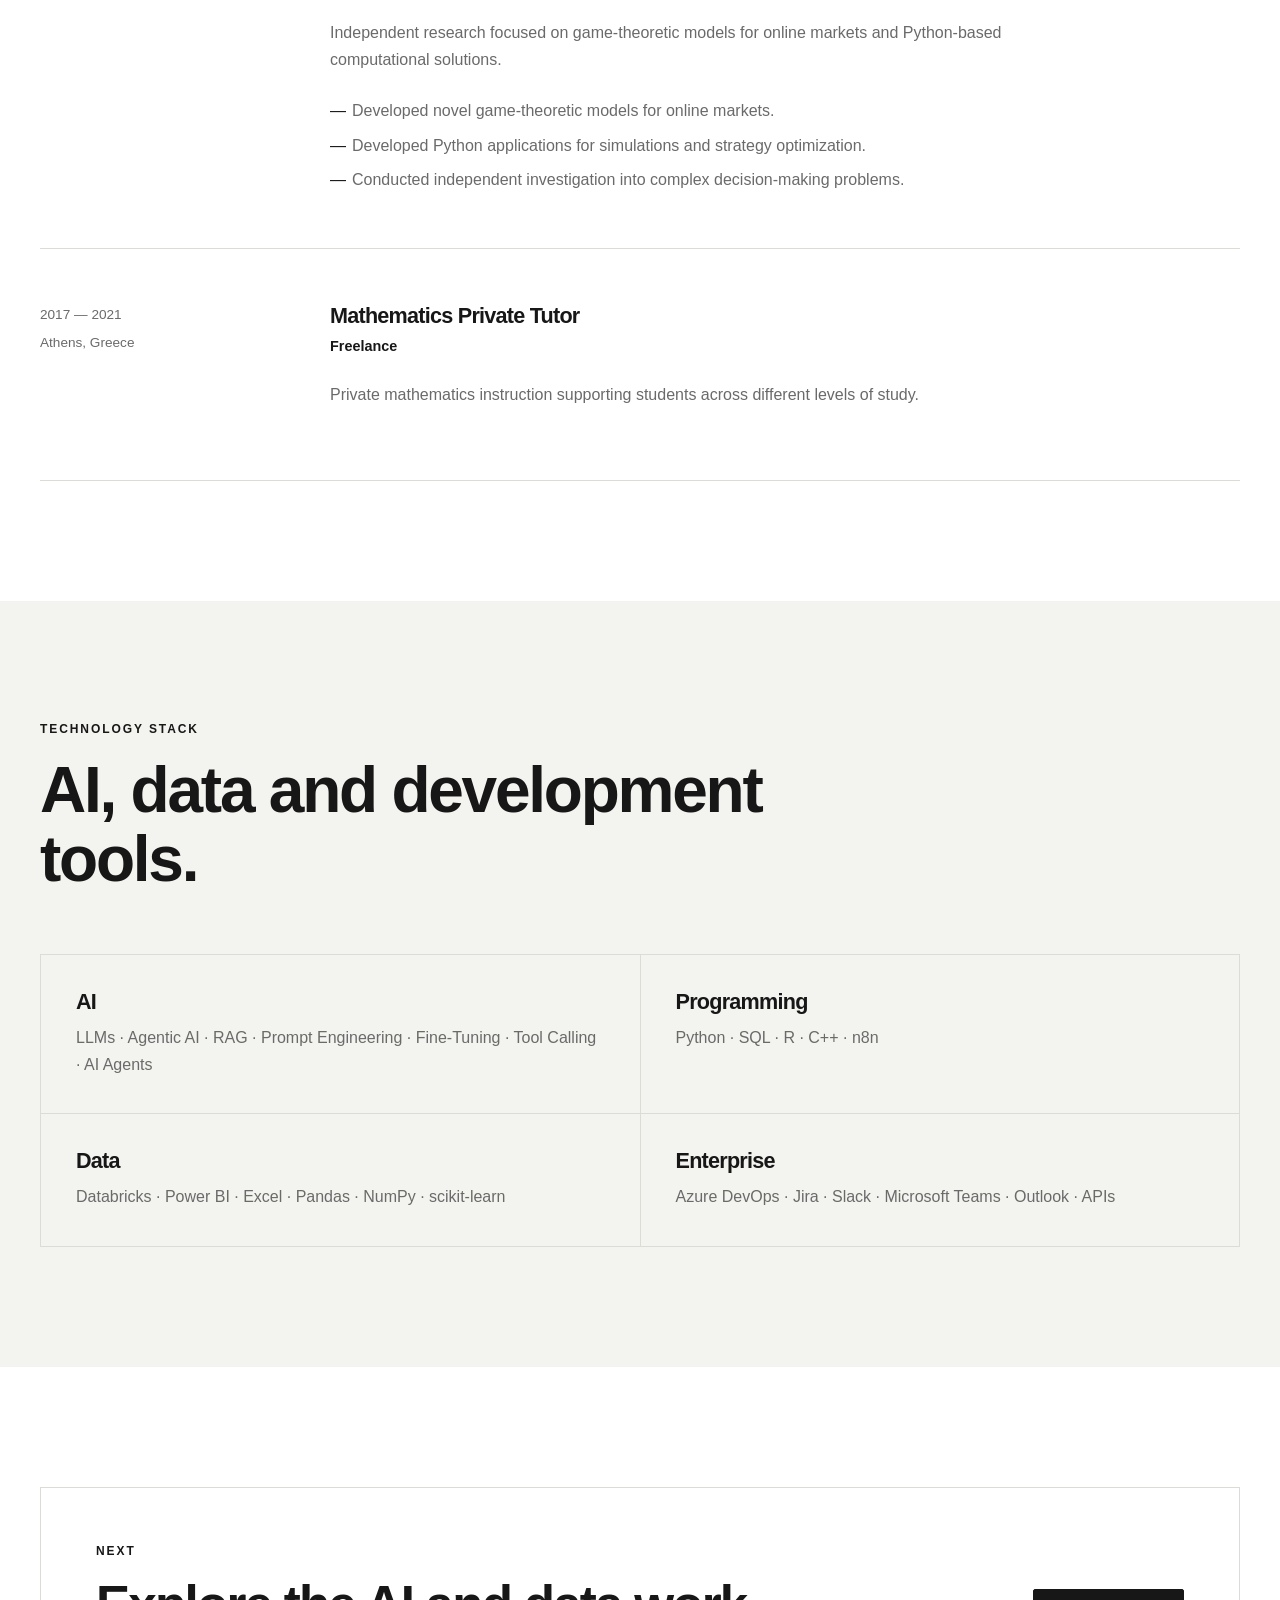
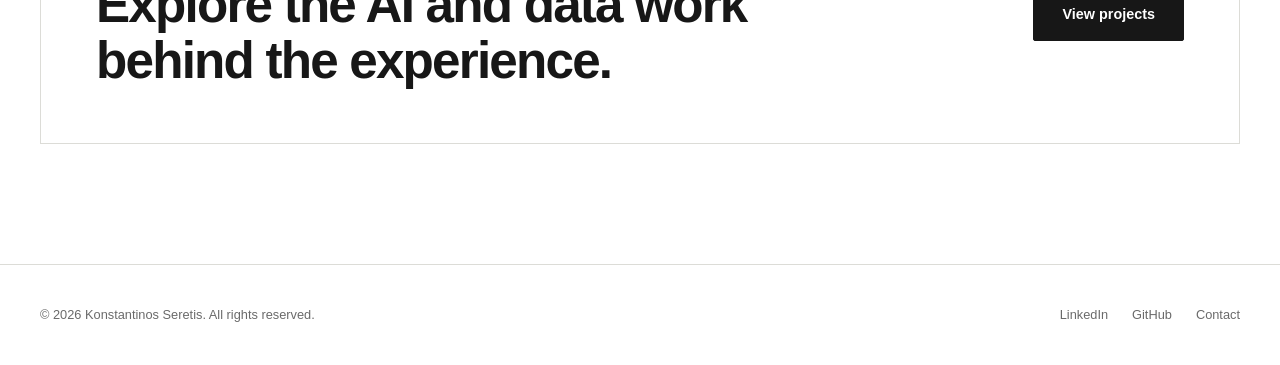
<file: experience.html>
<!DOCTYPE html>
<html lang="en">
<head>
    <meta charset="UTF-8">
    <meta name="viewport" content="width=device-width, initial-scale=1.0">

    <meta
        name="description"
        content="Professional experience of Konstantinos Seretis in AI engineering, data science and analytics."
    >

    <title>Experience | Konstantinos Seretis</title>

    <link rel="stylesheet" href="css/style.css">
    <script src="js/main.js" defer></script>
</head>

<body>

<header class="site-header">
    <div class="container site-header__inner">

        <a href="index.html" class="site-header__logo">
            KS<span>.</span>
        </a>

        <button
            class="site-header__menu-toggle"
            type="button"
            aria-label="Open navigation"
            aria-expanded="false"
        >
            <span></span>
            <span></span>
        </button>

        <nav class="site-nav" aria-label="Main navigation">
            <a href="index.html" class="site-nav__link">Home</a>
            <a href="about.html" class="site-nav__link">About</a>
            <a href="experience.html" class="site-nav__link site-nav__link--active">Experience</a>
            <a href="projects.html" class="site-nav__link">Projects</a>
            <a href="contact.html" class="site-nav__link">Contact</a>
        </nav>

        <a href="contact.html" class="button button--small site-header__cta">
            Get in touch
        </a>

    </div>
</header>


<main>

    <section class="page-hero">

        <div class="container">

            <p class="eyebrow">
                Experience
            </p>

            <h1>
                AI, data &
                <span>technology.</span>
            </h1>

            <p class="page-hero__text">
                Professional experience spanning AI engineering,
                data analytics, reporting automation, teaching
                and research.
            </p>

        </div>

    </section>


    <section class="section">

        <div class="container">

            <div class="section-heading">

                <p class="eyebrow">
                    Career
                </p>

                <h2 class="section-title">
                    Professional experience.
                </h2>

            </div>


            <div class="experience-list">


                <!-- Accenture AI Engineer -->

                <article class="experience-item">

                    <div class="experience-item__meta">

                        <span>
                            October 2025 — Present
                        </span>

                        <span>
                            Athens, Greece
                        </span>

                    </div>


                    <div class="experience-item__content">

                        <h3>
                            AI Engineer
                        </h3>

                        <p class="experience-item__company">
                            Accenture
                        </p>

                        <p>
                            Engineering agentic AI solutions and
                            enterprise AI workflows using LLMs,
                            retrieval-augmented generation and
                            workflow orchestration.
                        </p>

                        <ul class="check-list">

                            <li>
                                Engineered agentic AI solutions using
                                n8n, LLMs and workflow orchestration.
                            </li>

                            <li>
                                Designed and integrated RAG architectures
                                for contextual knowledge retrieval.
                            </li>

                            <li>
                                Developed end-to-end AI data workflows
                                using Databricks.
                            </li>

                            <li>
                                Built AI-powered automations integrating
                                Slack, Microsoft Teams and Outlook.
                            </li>

                            <li>
                                Integrated AI agents with enterprise
                                systems, APIs and structured and
                                unstructured data sources.
                            </li>

                            <li>
                                Contributed to a Python-based agentic
                                AI system and its capabilities,
                                reliability and scalability.
                            </li>

                            <li>
                                Applied prompt engineering, agent design,
                                tool calling, workflow optimization and
                                AI-output evaluation.
                            </li>

                        </ul>

                    </div>

                </article>


                <!-- Data Analyst -->

                <article class="experience-item">

                    <div class="experience-item__meta">

                        <span>
                            September 2023 — October 2025
                        </span>

                        <span>
                            Athens, Greece
                        </span>

                    </div>


                    <div class="experience-item__content">

                        <h3>
                            Data Analyst Consultant
                        </h3>

                        <p class="experience-item__company">
                            Accenture / Silvare
                        </p>

                        <p>
                            Worked across data analytics, governance,
                            reporting and Power BI solutions.
                        </p>

                        <ul class="check-list">

                            <li>
                                Monitored existing KPIs and created
                                new performance indicators.
                            </li>

                            <li>
                                Validated project requests against
                                Data Governance standards.
                            </li>

                            <li>
                                Conducted UAT for Power BI reports
                                using Azure DevOps.
                            </li>

                            <li>
                                Collaborated with interdisciplinary
                                teams using agile methodologies.
                            </li>

                            <li>
                                Prepared monthly reports and maintained
                                Power BI reporting solutions.
                            </li>

                        </ul>

                    </div>

                </article>


                <!-- Lecturer -->

                <article class="experience-item">

                    <div class="experience-item__meta">

                        <span>
                            April 2024 — Present
                        </span>

                        <span>
                            Athens, Greece
                        </span>

                    </div>


                    <div class="experience-item__content">

                        <h3>
                            AI Lecturer — Part-Time
                        </h3>

                        <p class="experience-item__company">
                            Aegean College
                        </p>

                        <p>
                            Teaching AI, machine learning, neural
                            networks and data analytics with a strong
                            emphasis on practical implementation.
                        </p>

                        <ul class="check-list">

                            <li>
                                Teach Large Language Models and their
                                architectures, capabilities and limitations.
                            </li>

                            <li>
                                Teach agentic AI and multi-agent systems.
                            </li>

                            <li>
                                Teach RAG, prompt engineering and
                                fine-tuning techniques.
                            </li>

                            <li>
                                Deliver Python-based machine learning
                                and data science instruction.
                            </li>

                            <li>
                                Teach neural networks, computer vision,
                                NLP and chatbot development.
                            </li>

                            <li>
                                Guide students through supervised and
                                unsupervised machine learning algorithms.
                            </li>

                            <li>
                                Design project-based learning experiences
                                around practical datasets.
                            </li>

                        </ul>

                    </div>

                </article>


                <!-- PMO -->

                <article class="experience-item">

                    <div class="experience-item__meta">

                        <span>
                            June 2022 — September 2023
                        </span>

                        <span>
                            Athens, Greece
                        </span>

                    </div>


                    <div class="experience-item__content">

                        <h3>
                            PMO Analyst
                        </h3>

                        <p class="experience-item__company">
                            Advantage
                        </p>

                        <p>
                            Transformed project reporting from
                            fragmented manual processes into an
                            automated data platform.
                        </p>

                        <ul class="check-list">

                            <li>
                                Rebuilt reporting using SQL, Python
                                and Power BI.
                            </li>

                            <li>
                                Designed a centralized SQL database
                                for project data.
                            </li>

                            <li>
                                Built Python ETL pipelines using Jira
                                and other data sources.
                            </li>

                            <li>
                                Integrated Jira Cloud with Power BI.
                            </li>

                            <li>
                                Developed interactive KPI dashboards.
                            </li>

                            <li>
                                Delivered strategic reporting insights
                                to leadership.
                            </li>

                        </ul>

                    </div>

                </article>


                <!-- Statistical Lecturer -->

                <article class="experience-item">

                    <div class="experience-item__meta">

                        <span>
                            January 2022 — June 2022
                        </span>

                        <span>
                            Athens, Greece
                        </span>

                    </div>


                    <div class="experience-item__content">

                        <h3>
                            Statistical Lecturer
                        </h3>

                        <p class="experience-item__company">
                            BCA College
                        </p>

                        <p>
                            Teaching Big Data Analysis, probability,
                            descriptive statistics, correlation,
                            regression and Microsoft Excel.
                        </p>

                    </div>

                </article>


                <!-- Research -->

                <article class="experience-item">

                    <div class="experience-item__meta">

                        <span>
                            June 2020 — June 2022
                        </span>

                        <span>
                            Athens, Greece
                        </span>

                    </div>


                    <div class="experience-item__content">

                        <h3>
                            Game Theory & Python Research
                        </h3>

                        <p class="experience-item__company">
                            University of Piraeus
                        </p>

                        <p>
                            Independent research focused on
                            game-theoretic models for online markets
                            and Python-based computational solutions.
                        </p>

                        <ul class="check-list">

                            <li>
                                Developed novel game-theoretic models
                                for online markets.
                            </li>

                            <li>
                                Developed Python applications for
                                simulations and strategy optimization.
                            </li>

                            <li>
                                Conducted independent investigation
                                into complex decision-making problems.
                            </li>

                        </ul>

                    </div>

                </article>


                <!-- Tutor -->

                <article class="experience-item">

                    <div class="experience-item__meta">

                        <span>
                            2017 — 2021
                        </span>

                        <span>
                            Athens, Greece
                        </span>

                    </div>


                    <div class="experience-item__content">

                        <h3>
                            Mathematics Private Tutor
                        </h3>

                        <p class="experience-item__company">
                            Freelance
                        </p>

                        <p>
                            Private mathematics instruction supporting
                            students across different levels of study.
                        </p>

                    </div>

                </article>

            </div>

        </div>

    </section>


    <!-- Technology -->

    <section class="section section--surface">

        <div class="container">

            <div class="section-heading">

                <p class="eyebrow">
                    Technology stack
                </p>

                <h2 class="section-title">
                    AI, data and development tools.
                </h2>

            </div>


            <div class="skills-grid">

                <div class="skill-group">

                    <h3>
                        AI
                    </h3>

                    <p>
                        LLMs · Agentic AI · RAG · Prompt Engineering ·
                        Fine-Tuning · Tool Calling · AI Agents
                    </p>

                </div>


                <div class="skill-group">

                    <h3>
                        Programming
                    </h3>

                    <p>
                        Python · SQL · R · C++ · n8n
                    </p>

                </div>


                <div class="skill-group">

                    <h3>
                        Data
                    </h3>

                    <p>
                        Databricks · Power BI · Excel · Pandas ·
                        NumPy · scikit-learn
                    </p>

                </div>


                <div class="skill-group">

                    <h3>
                        Enterprise
                    </h3>

                    <p>
                        Azure DevOps · Jira · Slack · Microsoft Teams ·
                        Outlook · APIs
                    </p>

                </div>

            </div>

        </div>

    </section>


    <section class="section">

        <div class="container">

            <div class="cta cta--border">

                <div>

                    <p class="eyebrow">
                        Next
                    </p>

                    <h2>
                        Explore the AI and data work behind the experience.
                    </h2>

                </div>

                <a href="projects.html" class="button">
                    View projects
                </a>

            </div>

        </div>

    </section>

</main>


<footer class="site-footer">

    <div class="container site-footer__inner">

        <p>
            © 2026 Konstantinos Seretis. All rights reserved.
        </p>

        <div class="site-footer__links">

            <a
                href="https://www.linkedin.com/in/seretiskonstantinos/"
                target="_blank"
                rel="noopener noreferrer"
            >
                LinkedIn
            </a>

            <a
                href="https://github.com/ser-kostas"
                target="_blank"
                rel="noopener noreferrer"
            >
                GitHub
            </a>

            <a href="contact.html">
                Contact
            </a>

        </div>

    </div>

</footer>

</body>
</html>
</file>
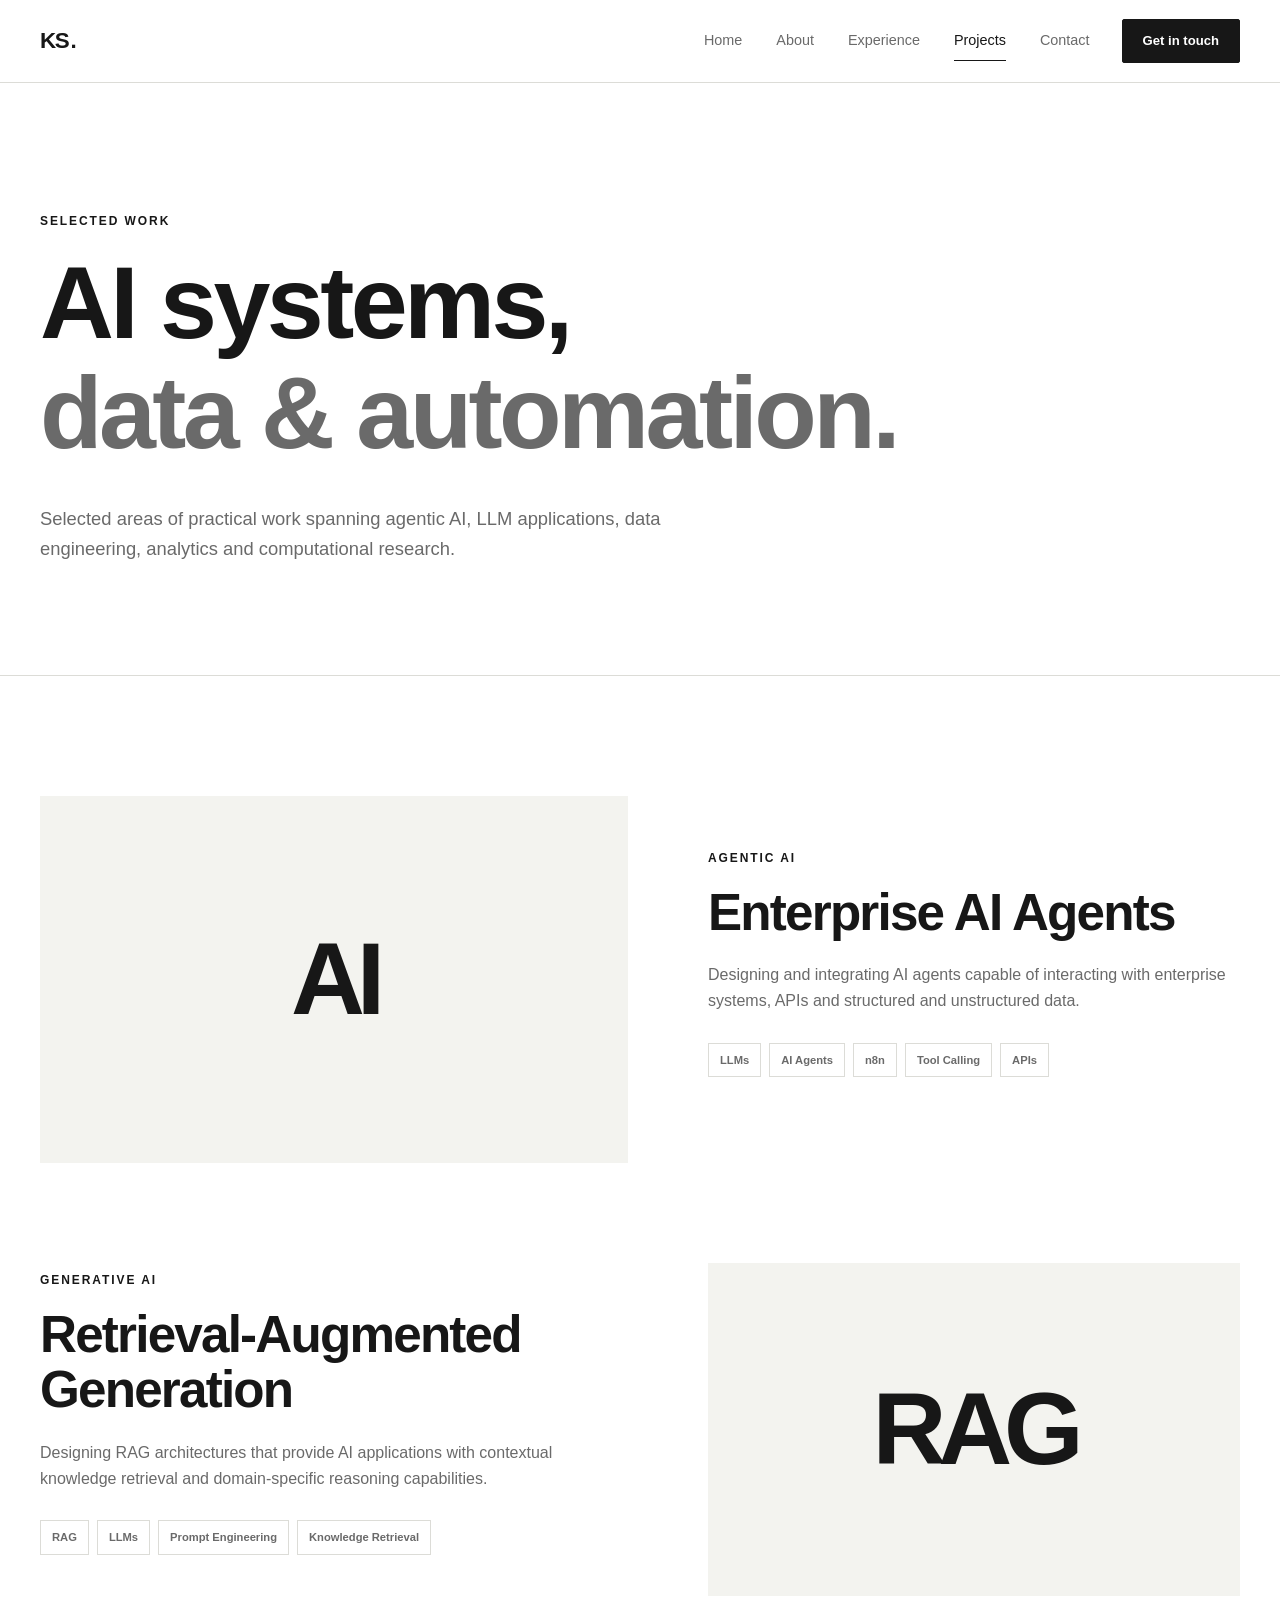
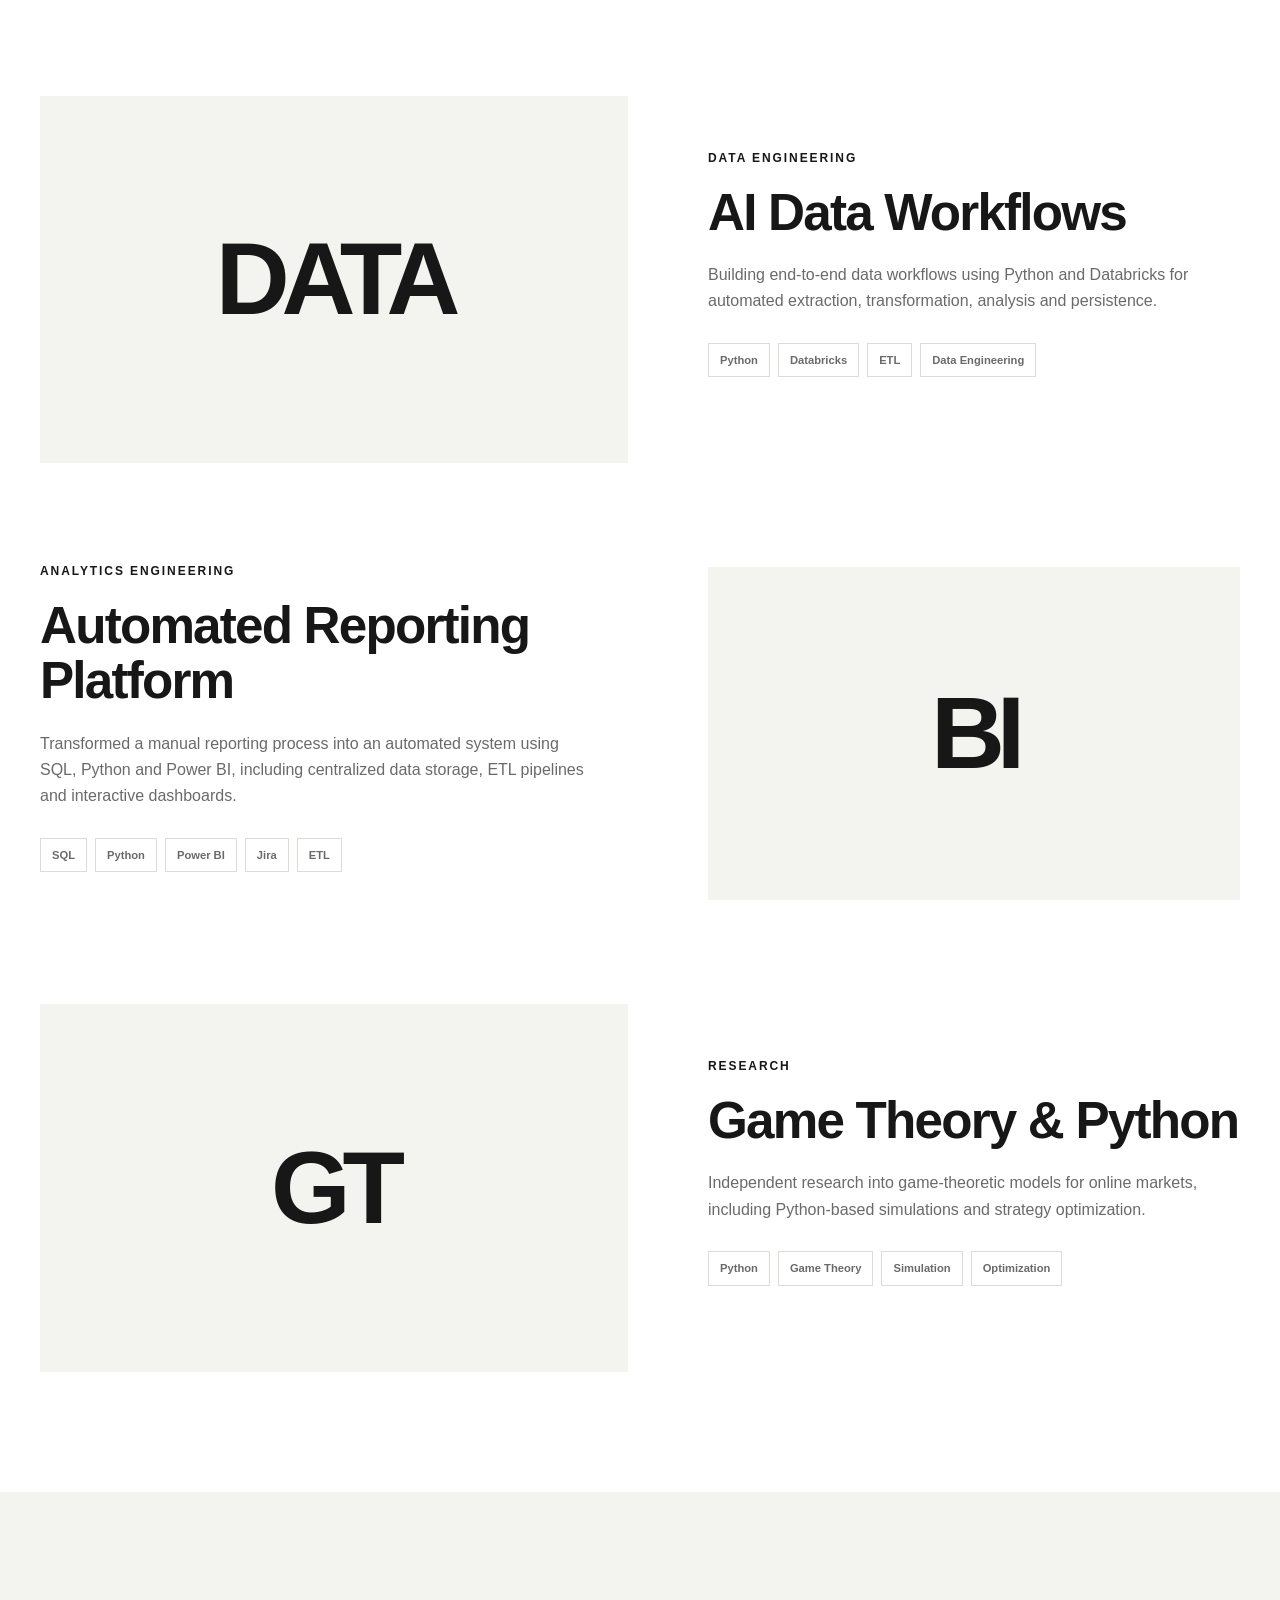
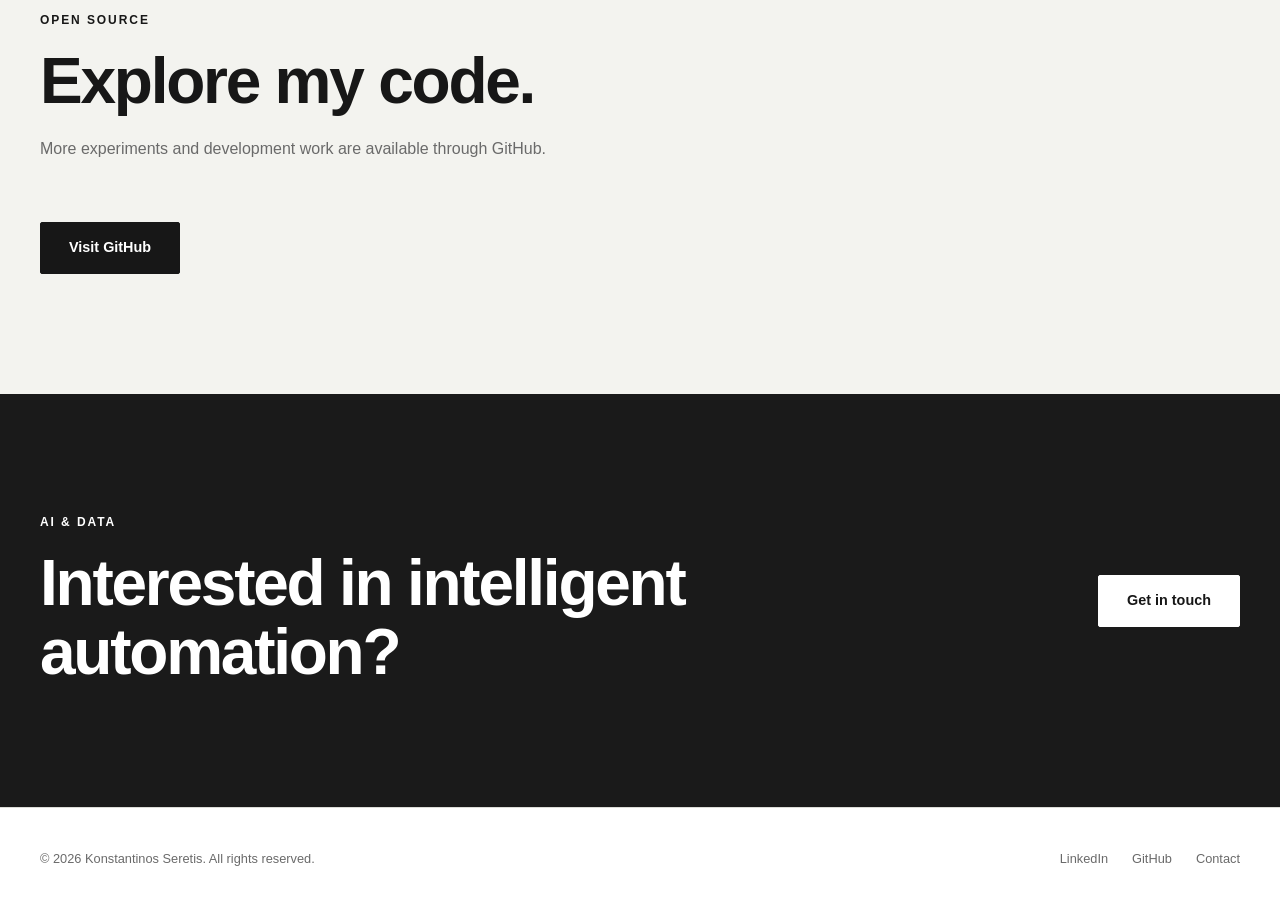
<file: projects.html>
<!DOCTYPE html>
<html lang="en">
<head>
    <meta charset="UTF-8">
    <meta name="viewport" content="width=device-width, initial-scale=1.0">

    <meta
        name="description"
        content="AI, data science and automation projects by Konstantinos Seretis."
    >

    <title>Projects | Konstantinos Seretis</title>

    <link rel="stylesheet" href="css/style.css">
    <script src="js/main.js" defer></script>
</head>

<body>

<header class="site-header">
    <div class="container site-header__inner">

        <a href="index.html" class="site-header__logo">
            KS<span>.</span>
        </a>

        <button
            class="site-header__menu-toggle"
            type="button"
            aria-label="Open navigation"
            aria-expanded="false"
        >
            <span></span>
            <span></span>
        </button>

        <nav class="site-nav" aria-label="Main navigation">
            <a href="index.html" class="site-nav__link">Home</a>
            <a href="about.html" class="site-nav__link">About</a>
            <a href="experience.html" class="site-nav__link">Experience</a>
            <a href="projects.html" class="site-nav__link site-nav__link--active">Projects</a>
            <a href="contact.html" class="site-nav__link">Contact</a>
        </nav>

        <a href="contact.html" class="button button--small site-header__cta">
            Get in touch
        </a>

    </div>
</header>


<main>

    <section class="page-hero">

        <div class="container">

            <p class="eyebrow">
                Selected work
            </p>

            <h1>
                AI systems,
                <span>data & automation.</span>
            </h1>

            <p class="page-hero__text">
                Selected areas of practical work spanning agentic AI,
                LLM applications, data engineering, analytics and
                computational research.
            </p>

        </div>

    </section>


    <section class="section">

        <div class="container">

            <div class="project-list">


                <!-- Agentic AI -->

                <article class="project-feature">

                    <div class="project-feature__visual">
                        <span>AI</span>
                    </div>

                    <div class="project-feature__content">

                        <p class="eyebrow">
                            Agentic AI
                        </p>

                        <h2>
                            Enterprise AI Agents
                        </h2>

                        <p>
                            Designing and integrating AI agents capable
                            of interacting with enterprise systems,
                            APIs and structured and unstructured data.
                        </p>

                        <div class="project-tags">
                            <span>LLMs</span>
                            <span>AI Agents</span>
                            <span>n8n</span>
                            <span>Tool Calling</span>
                            <span>APIs</span>
                        </div>

                    </div>

                </article>


                <!-- RAG -->

                <article class="project-feature project-feature--reverse">

                    <div class="project-feature__visual">
                        <span>RAG</span>
                    </div>

                    <div class="project-feature__content">

                        <p class="eyebrow">
                            Generative AI
                        </p>

                        <h2>
                            Retrieval-Augmented Generation
                        </h2>

                        <p>
                            Designing RAG architectures that provide
                            AI applications with contextual knowledge
                            retrieval and domain-specific reasoning
                            capabilities.
                        </p>

                        <div class="project-tags">
                            <span>RAG</span>
                            <span>LLMs</span>
                            <span>Prompt Engineering</span>
                            <span>Knowledge Retrieval</span>
                        </div>

                    </div>

                </article>


                <!-- AI Data -->

                <article class="project-feature">

                    <div class="project-feature__visual">
                        <span>DATA</span>
                    </div>

                    <div class="project-feature__content">

                        <p class="eyebrow">
                            Data Engineering
                        </p>

                        <h2>
                            AI Data Workflows
                        </h2>

                        <p>
                            Building end-to-end data workflows using
                            Python and Databricks for automated
                            extraction, transformation, analysis and
                            persistence.
                        </p>

                        <div class="project-tags">
                            <span>Python</span>
                            <span>Databricks</span>
                            <span>ETL</span>
                            <span>Data Engineering</span>
                        </div>

                    </div>

                </article>


                <!-- Reporting -->

                <article class="project-feature project-feature--reverse">

                    <div class="project-feature__visual">
                        <span>BI</span>
                    </div>

                    <div class="project-feature__content">

                        <p class="eyebrow">
                            Analytics Engineering
                        </p>

                        <h2>
                            Automated Reporting Platform
                        </h2>

                        <p>
                            Transformed a manual reporting process into
                            an automated system using SQL, Python and
                            Power BI, including centralized data storage,
                            ETL pipelines and interactive dashboards.
                        </p>

                        <div class="project-tags">
                            <span>SQL</span>
                            <span>Python</span>
                            <span>Power BI</span>
                            <span>Jira</span>
                            <span>ETL</span>
                        </div>

                    </div>

                </article>


                <!-- Game Theory -->

                <article class="project-feature">

                    <div class="project-feature__visual">
                        <span>GT</span>
                    </div>

                    <div class="project-feature__content">

                        <p class="eyebrow">
                            Research
                        </p>

                        <h2>
                            Game Theory & Python
                        </h2>

                        <p>
                            Independent research into game-theoretic
                            models for online markets, including
                            Python-based simulations and strategy
                            optimization.
                        </p>

                        <div class="project-tags">
                            <span>Python</span>
                            <span>Game Theory</span>
                            <span>Simulation</span>
                            <span>Optimization</span>
                        </div>

                    </div>

                </article>

            </div>

        </div>

    </section>


    <section class="section section--surface">

        <div class="container">

            <div class="section-heading">

                <p class="eyebrow">
                    Open source
                </p>

                <h2 class="section-title">
                    Explore my code.
                </h2>

                <p>
                    More experiments and development work are available
                    through GitHub.
                </p>

            </div>

            <a
                href="https://github.com/ser-kostas"
                target="_blank"
                rel="noopener noreferrer"
                class="button"
            >
                Visit GitHub
            </a>

        </div>

    </section>


    <section class="section section--dark">

        <div class="container">

            <div class="cta">

                <div>

                    <p class="eyebrow">
                        AI & Data
                    </p>

                    <h2>
                        Interested in intelligent automation?
                    </h2>

                </div>

                <a
                    href="contact.html"
                    class="button button--light"
                >
                    Get in touch
                </a>

            </div>

        </div>

    </section>

</main>


<footer class="site-footer">

    <div class="container site-footer__inner">

        <p>
            © 2026 Konstantinos Seretis. All rights reserved.
        </p>

        <div class="site-footer__links">

            <a
                href="https://www.linkedin.com/in/seretiskonstantinos/"
                target="_blank"
                rel="noopener noreferrer"
            >
                LinkedIn
            </a>

            <a
                href="https://github.com/ser-kostas"
                target="_blank"
                rel="noopener noreferrer"
            >
                GitHub
            </a>

            <a href="contact.html">
                Contact
            </a>

        </div>

    </div>

</footer>

</body>
</html>
</file>
<file: css/style.css>
/* =========================================================
   PERSONAL CV / PORTFOLIO TEMPLATE
   ========================================================= */

/* =========================================================
   VARIABLES
   ========================================================= */

:root {
    --color-bg: #ffffff;
    --color-surface: #f3f3ef;
    --color-surface-dark: #1a1a1a;
    --color-text: #171717;
    --color-muted: #6a6a6a;
    --color-light: #ffffff;
    --color-border: #dcdcd7;
    --color-accent: #171717;

    --font-main: Arial, Helvetica, sans-serif;

    --container-width: 1200px;
    --page-width: 1400px;

    --section-space: 120px;

    --transition: 220ms ease;

    --radius-small: 2px;
    --radius-medium: 4px;
}


/* =========================================================
   RESET
   ========================================================= */

*,
*::before,
*::after {
    box-sizing: border-box;
}

html {
    scroll-behavior: smooth;
}

body {
    margin: 0;
    background: var(--color-bg);
    color: var(--color-text);
    font-family: var(--font-main);
    font-size: 16px;
    line-height: 1.65;
    -webkit-font-smoothing: antialiased;
}

img {
    display: block;
    max-width: 100%;
}

button,
input,
textarea {
    font: inherit;
}

button {
    cursor: pointer;
}

a {
    color: inherit;
    text-decoration: none;
}

p,
h1,
h2,
h3,
ul {
    margin-top: 0;
}

ul {
    padding-left: 0;
}


/* =========================================================
   ACCESSIBILITY
   ========================================================= */

:focus-visible {
    outline: 2px solid var(--color-text);
    outline-offset: 4px;
}


/* =========================================================
   LAYOUT
   ========================================================= */

.container {
    width: min(
        calc(100% - 48px),
        var(--container-width)
    );
    margin-inline: auto;
}

.section {
    padding: var(--section-space) 0;
}

.section--surface {
    background: var(--color-surface);
}

.section--dark {
    background: var(--color-surface-dark);
    color: var(--color-light);
}


/* =========================================================
   TYPOGRAPHY
   ========================================================= */

h1,
h2,
h3 {
    margin-bottom: 20px;
    font-weight: 600;
    letter-spacing: -0.035em;
    line-height: 1.08;
}

h1 {
    font-size: clamp(3.5rem, 8vw, 7rem);
}

h2 {
    font-size: clamp(2.4rem, 5vw, 4.5rem);
}

h3 {
    font-size: 1.35rem;
}

p {
    color: var(--color-muted);
}

.section--dark p {
    color: rgba(255, 255, 255, 0.68);
}

.eyebrow {
    margin-bottom: 18px;
    color: var(--color-text);
    font-size: 0.75rem;
    font-weight: 700;
    letter-spacing: 0.16em;
    line-height: 1.4;
    text-transform: uppercase;
}

.section--dark .eyebrow {
    color: var(--color-light);
}

.large-text {
    color: var(--color-text);
    font-size: clamp(1.5rem, 3vw, 2.25rem);
    line-height: 1.35;
    letter-spacing: -0.025em;
}

.section-title {
    max-width: 760px;
}

.section-heading {
    margin-bottom: 60px;
}

.section-heading > p:last-child {
    max-width: 620px;
}

.section-heading--split {
    display: flex;
    align-items: end;
    justify-content: space-between;
    gap: 40px;
}


/* =========================================================
   HEADER
   ========================================================= */

.site-header {
    position: relative;
    z-index: 100;
    border-bottom: 1px solid var(--color-border);
    background: rgba(255, 255, 255, 0.96);
}

.site-header__inner {
    min-height: 82px;
    display: flex;
    align-items: center;
    justify-content: space-between;
    gap: 32px;
}

.site-header__logo {
    flex-shrink: 0;
    font-size: 1.4rem;
    font-weight: 800;
    letter-spacing: -0.06em;
}

.site-header__logo span {
    display: inline-block;
    margin-left: 2px;
}

.site-nav {
    display: flex;
    align-items: center;
    gap: 34px;
    margin-left: auto;
}

.site-nav__link {
    position: relative;
    padding: 8px 0;
    color: var(--color-muted);
    font-size: 0.9rem;
    transition:
        color var(--transition);
}

.site-nav__link::after {
    content: "";
    position: absolute;
    right: 0;
    bottom: 0;
    left: 0;
    height: 1px;
    background: var(--color-text);
    transform: scaleX(0);
    transform-origin: right;
    transition:
        transform var(--transition);
}

.site-nav__link:hover,
.site-nav__link--active {
    color: var(--color-text);
}

.site-nav__link:hover::after,
.site-nav__link--active::after {
    transform: scaleX(1);
    transform-origin: left;
}

.site-header__cta {
    flex-shrink: 0;
}

.site-header__menu-toggle {
    display: none;
    width: 42px;
    height: 42px;
    padding: 0;
    border: 0;
    background: transparent;
}

.site-header__menu-toggle span {
    display: block;
    width: 22px;
    height: 1px;
    margin: 6px auto;
    background: var(--color-text);
    transition:
        transform var(--transition),
        opacity var(--transition);
}

.site-header__menu-toggle.is-active span:first-child {
    transform: translateY(3.5px) rotate(45deg);
}

.site-header__menu-toggle.is-active span:last-child {
    transform: translateY(-3.5px) rotate(-45deg);
}


/* =========================================================
   BUTTONS
   ========================================================= */

.button {
    display: inline-flex;
    align-items: center;
    justify-content: center;
    min-height: 52px;
    padding: 0 28px;
    border: 1px solid var(--color-text);
    border-radius: var(--radius-small);
    background: var(--color-text);
    color: var(--color-light);
    font-size: 0.9rem;
    font-weight: 600;
    transition:
        background var(--transition),
        color var(--transition),
        transform var(--transition);
}

.button:hover {
    background: transparent;
    color: var(--color-text);
    transform: translateY(-2px);
}

.button--small {
    min-height: 44px;
    padding: 0 20px;
    font-size: 0.82rem;
}

.button--light {
    border-color: var(--color-light);
    background: var(--color-light);
    color: var(--color-text);
}

.button--light:hover {
    background: transparent;
    color: var(--color-light);
}

.text-link {
    display: inline-flex;
    align-items: center;
    gap: 8px;
    border-bottom: 1px solid currentColor;
    padding-bottom: 3px;
    font-size: 0.9rem;
    font-weight: 600;
    transition:
        opacity var(--transition),
        transform var(--transition);
}

.text-link:hover {
    opacity: 0.65;
    transform: translateX(4px);
}


/* =========================================================
   HERO
   ========================================================= */

.hero {
    min-height: calc(100vh - 82px);
    display: flex;
    align-items: center;
    padding: 100px 0;
    overflow: hidden;
}

.hero__inner {
    display: grid;
    grid-template-columns: minmax(0, 1.4fr) minmax(280px, 0.6fr);
    align-items: center;
    gap: 80px;
}

.hero__content {
    max-width: 900px;
}

.hero h1 {
    max-width: 850px;
    margin-bottom: 30px;
}

.hero h1 span,
.page-hero h1 span {
    display: block;
    color: var(--color-muted);
}

.hero__text {
    max-width: 650px;
    margin-bottom: 38px;
    font-size: 1.15rem;
}

.hero__actions {
    display: flex;
    align-items: center;
    gap: 30px;
}

.hero__visual {
    display: flex;
    justify-content: flex-end;
}

.profile-card {
    width: 100%;
    max-width: 320px;
}

.profile-card__image {
    aspect-ratio: 1 / 1.15;
    display: flex;
    align-items: center;
    justify-content: center;
    background: var(--color-surface);
}

.profile-card__image span {
    font-size: clamp(4rem, 10vw, 7rem);
    font-weight: 700;
    letter-spacing: -0.08em;
}

.profile-card__content {
    padding-top: 18px;
}

.profile-card__name {
    margin-bottom: 2px;
    color: var(--color-text);
    font-size: 1rem;
    font-weight: 700;
}

.profile-card__role {
    margin: 0;
    font-size: 0.85rem;
}


/* =========================================================
   PAGE HERO
   ========================================================= */

.page-hero {
    padding: 130px 0 110px;
    border-bottom: 1px solid var(--color-border);
}

.page-hero h1 {
    max-width: 950px;
    margin-bottom: 35px;
}

.page-hero__text {
    max-width: 680px;
    margin-bottom: 0;
    font-size: 1.15rem;
}


/* =========================================================
   INTRO
   ========================================================= */

.intro-grid {
    display: grid;
    grid-template-columns: minmax(0, 1fr) minmax(0, 1fr);
    gap: 100px;
}

.intro-grid > div:last-child {
    max-width: 550px;
}

.intro-grid .text-link {
    margin-top: 15px;
}


/* =========================================================
   CARDS
   ========================================================= */

.card-grid {
    display: grid;
    grid-template-columns: repeat(3, 1fr);
    gap: 1px;
    background: var(--color-border);
    border: 1px solid var(--color-border);
}

.card {
    min-height: 300px;
    padding: 38px;
    background: var(--color-bg);
}

.section--surface .card {
    background: var(--color-surface);
}

.card__number {
    display: block;
    margin-bottom: 80px;
    color: var(--color-muted);
    font-size: 0.75rem;
    font-weight: 700;
    letter-spacing: 0.12em;
}

.card h3 {
    margin-bottom: 12px;
}

.card p {
    max-width: 340px;
    margin-bottom: 0;
}


/* =========================================================
   PROJECT CARDS
   ========================================================= */

.project-grid {
    display: grid;
    grid-template-columns: repeat(2, 1fr);
    gap: 30px;
}

.project-card {
    overflow: hidden;
    border: 1px solid var(--color-border);
    background: var(--color-bg);
    transition:
        transform var(--transition);
}

.project-card:hover {
    transform: translateY(-5px);
}

.project-card__visual {
    aspect-ratio: 16 / 9;
    display: flex;
    align-items: center;
    justify-content: center;
    background: var(--color-surface);
}

.project-card__visual span {
    font-size: 4rem;
    font-weight: 700;
    letter-spacing: -0.07em;
}

.project-card__content {
    padding: 32px;
}

.project-card__category {
    margin-bottom: 10px;
    color: var(--color-muted);
    font-size: 0.7rem;
    font-weight: 700;
    letter-spacing: 0.13em;
    text-transform: uppercase;
}

.project-card__content h3 {
    margin-bottom: 10px;
}

.project-card__content p:last-child {
    margin-bottom: 0;
}


/* =========================================================
   CTA
   ========================================================= */

.cta {
    display: flex;
    align-items: center;
    justify-content: space-between;
    gap: 50px;
}

.cta h2 {
    max-width: 800px;
    margin-bottom: 0;
}

.cta--border {
    padding: 55px;
    border: 1px solid var(--color-border);
}

.cta--border h2 {
    font-size: clamp(2rem, 4vw, 3.4rem);
}


/* =========================================================
   ABOUT
   ========================================================= */

.about-grid {
    display: grid;
    grid-template-columns: minmax(250px, 0.7fr) minmax(0, 1.3fr);
    gap: 100px;
}

.about-content {
    max-width: 700px;
}

.about-content .large-text {
    margin-bottom: 35px;
}

.about-content p {
    margin-bottom: 24px;
}


/* =========================================================
   TIMELINE
   ========================================================= */

.timeline {
    border-top: 1px solid var(--color-border);
}

.timeline-item {
    display: grid;
    grid-template-columns: 220px minmax(0, 1fr);
    gap: 70px;
    padding: 50px 0;
    border-bottom: 1px solid var(--color-border);
}

.timeline-item__date {
    color: var(--color-muted);
    font-size: 0.85rem;
}

.timeline-item h3 {
    margin-bottom: 8px;
}

.timeline-item__place {
    margin-bottom: 20px;
    color: var(--color-text);
    font-size: 0.9rem;
    font-weight: 600;
}

.timeline-item p:last-child {
    max-width: 650px;
    margin-bottom: 0;
}


/* =========================================================
   EXPERIENCE
   ========================================================= */

.experience-list {
    border-top: 1px solid var(--color-border);
}

.experience-item {
    display: grid;
    grid-template-columns: 220px minmax(0, 1fr);
    gap: 70px;
    padding: 55px 0;
    border-bottom: 1px solid var(--color-border);
}

.experience-item__meta {
    display: flex;
    flex-direction: column;
    gap: 5px;
    color: var(--color-muted);
    font-size: 0.85rem;
}

.experience-item__content {
    max-width: 760px;
}

.experience-item__content h3 {
    margin-bottom: 7px;
}

.experience-item__company {
    margin-bottom: 24px;
    color: var(--color-text);
    font-size: 0.9rem;
    font-weight: 600;
}

.experience-item__content > p:not(.experience-item__company) {
    max-width: 680px;
}

.check-list {
    display: grid;
    gap: 8px;
    margin: 25px 0 0;
    list-style: none;
}

.check-list li {
    position: relative;
    padding-left: 22px;
    color: var(--color-muted);
}

.check-list li::before {
    content: "—";
    position: absolute;
    left: 0;
    color: var(--color-text);
}


/* =========================================================
   SKILLS
   ========================================================= */

.skills-grid {
    display: grid;
    grid-template-columns: repeat(2, 1fr);
    gap: 1px;
    border: 1px solid var(--color-border);
    background: var(--color-border);
}

.skill-group {
    padding: 35px;
    background: var(--color-surface);
}

.skill-group h3 {
    margin-bottom: 12px;
}

.skill-group p {
    margin-bottom: 0;
}


/* =========================================================
   PROJECT LIST
   ========================================================= */

.project-list {
    display: grid;
    gap: 100px;
}

.project-feature {
    display: grid;
    grid-template-columns: minmax(0, 1.05fr) minmax(0, 0.95fr);
    align-items: center;
    gap: 80px;
}

.project-feature--reverse .project-feature__visual {
    order: 2;
}

.project-feature--reverse .project-feature__content {
    order: 1;
}

.project-feature__visual {
    aspect-ratio: 16 / 10;
    display: flex;
    align-items: center;
    justify-content: center;
    background: var(--color-surface);
}

.project-feature__visual span {
    font-size: clamp(4rem, 8vw, 7rem);
    font-weight: 700;
    letter-spacing: -0.08em;
}

.project-feature__content {
    max-width: 550px;
}

.project-feature__content h2 {
    margin-bottom: 22px;
    font-size: clamp(2.2rem, 4vw, 3.8rem);
}

.project-feature__content > p:not(.eyebrow) {
    margin-bottom: 28px;
}

.project-tags {
    display: flex;
    flex-wrap: wrap;
    gap: 8px;
    margin-bottom: 32px;
}

.project-tags span {
    padding: 7px 11px;
    border: 1px solid var(--color-border);
    color: var(--color-muted);
    font-size: 0.7rem;
    font-weight: 600;
}


/* =========================================================
   CONTACT
   ========================================================= */

.contact-grid {
    display: grid;
    grid-template-columns: minmax(0, 0.8fr) minmax(0, 1.2fr);
    gap: 100px;
}

.contact-info {
    max-width: 500px;
}

.contact-info > p:not(.eyebrow) {
    margin-bottom: 45px;
}

.contact-details {
    display: grid;
    gap: 28px;
}

.contact-detail {
    padding-top: 20px;
    border-top: 1px solid var(--color-border);
}

.contact-detail__label {
    display: block;
    margin-bottom: 5px;
    color: var(--color-muted);
    font-size: 0.7rem;
    font-weight: 700;
    letter-spacing: 0.12em;
    text-transform: uppercase;
}

.contact-detail a {
    border-bottom: 1px solid currentColor;
}

.contact-detail p {
    margin-bottom: 0;
}

.contact-socials {
    display: flex;
    gap: 20px;
}

.contact-socials a {
    border-bottom: 1px solid currentColor;
}

.contact-form-wrapper {
    padding: 45px;
    border: 1px solid var(--color-border);
}

.contact-form {
    display: grid;
    gap: 24px;
}

.form-group {
    display: grid;
    gap: 8px;
}

.form-group label {
    font-size: 0.78rem;
    font-weight: 600;
}

.form-group input,
.form-group textarea {
    width: 100%;
    padding: 14px 15px;
    border: 1px solid var(--color-border);
    border-radius: var(--radius-small);
    background: var(--color-bg);
    color: var(--color-text);
    outline: none;
    transition:
        border-color var(--transition);
}

.form-group input:focus,
.form-group textarea:focus {
    border-color: var(--color-text);
}

.form-group textarea {
    min-height: 160px;
    resize: vertical;
}

.form-message {
    min-height: 25px;
    margin: 0;
    font-size: 0.85rem;
}

.form-message.is-success {
    color: var(--color-text);
}

.form-message.is-error {
    color: #a33;
}

.contact-availability {
    max-width: 750px;
}

.contact-availability h2 {
    margin-bottom: 20px;
}


/* =========================================================
   FOOTER
   ========================================================= */

.site-footer {
    border-top: 1px solid var(--color-border);
    background: var(--color-bg);
}

.site-footer__inner {
    min-height: 100px;
    display: flex;
    align-items: center;
    justify-content: space-between;
    gap: 30px;
}

.site-footer p {
    margin: 0;
    font-size: 0.8rem;
}

.site-footer__links {
    display: flex;
    gap: 24px;
}

.site-footer__links a {
    color: var(--color-muted);
    font-size: 0.8rem;
    transition:
        color var(--transition);
}

.site-footer__links a:hover {
    color: var(--color-text);
}


/* =========================================================
   RESPONSIVE — TABLET
   ========================================================= */

@media (max-width: 990px) {

    :root {
        --section-space: 90px;
    }

    .hero__inner {
        grid-template-columns: 1fr;
        gap: 60px;
    }

    .hero__visual {
        justify-content: flex-start;
    }

    .profile-card {
        max-width: 280px;
    }

    .card-grid {
        grid-template-columns: 1fr;
    }

    .card {
        min-height: auto;
    }

    .card__number {
        margin-bottom: 45px;
    }

    .intro-grid,
    .about-grid,
    .contact-grid {
        grid-template-columns: 1fr;
        gap: 55px;
    }

    .timeline-item,
    .experience-item {
        grid-template-columns: 150px minmax(0, 1fr);
        gap: 40px;
    }

    .project-feature {
        grid-template-columns: 1fr;
        gap: 40px;
    }

    .project-feature--reverse .project-feature__visual,
    .project-feature--reverse .project-feature__content {
        order: initial;
    }

    .project-feature__content {
        max-width: 700px;
    }

    .contact-form-wrapper {
        max-width: 750px;
    }
}


/* =========================================================
   RESPONSIVE — MOBILE
   ========================================================= */

@media (max-width: 749px) {

    :root {
        --section-space: 75px;
    }

    .container {
        width: min(
            calc(100% - 32px),
            var(--container-width)
        );
    }

    .site-header__inner {
        min-height: 70px;
    }

    .site-header__menu-toggle {
        display: block;
        margin-left: auto;
    }

    .site-header__cta {
        display: none;
    }

    .site-nav {
        position: absolute;
        top: 100%;
        right: 0;
        left: 0;
        display: none;
        flex-direction: column;
        align-items: stretch;
        gap: 0;
        margin: 0;
        padding: 15px 16px 22px;
        border-bottom: 1px solid var(--color-border);
        background: var(--color-bg);
    }

    .site-nav.is-open {
        display: flex;
    }

    .site-nav__link {
        padding: 15px 0;
        border-bottom: 1px solid var(--color-border);
    }

    .site-nav__link:last-child {
        border-bottom: 0;
    }

    .site-nav__link::after {
        display: none;
    }

    .hero {
        min-height: auto;
        padding: 80px 0;
    }

    .hero__inner {
        gap: 55px;
    }

    .hero h1 {
        font-size: clamp(3.1rem, 15vw, 5rem);
    }

    .hero__text {
        font-size: 1rem;
    }

    .hero__actions {
        align-items: flex-start;
        flex-direction: column;
        gap: 22px;
    }

    .profile-card {
        max-width: 240px;
    }

    .page-hero {
        padding: 85px 0 75px;
    }

    .page-hero h1 {
        font-size: clamp(3.2rem, 14vw, 5rem);
    }

    .section-heading {
        margin-bottom: 40px;
    }

    .section-heading--split {
        align-items: flex-start;
        flex-direction: column;
        gap: 20px;
    }

    .intro-grid,
    .about-grid {
        gap: 35px;
    }

    .timeline-item,
    .experience-item {
        grid-template-columns: 1fr;
        gap: 18px;
        padding: 38px 0;
    }

    .skills-grid {
        grid-template-columns: 1fr;
    }

    .project-grid {
        grid-template-columns: 1fr;
    }

    .project-list {
        gap: 70px;
    }

    .project-feature {
        gap: 30px;
    }

    .project-feature__content h2 {
        font-size: 2.4rem;
    }

    .cta {
        align-items: flex-start;
        flex-direction: column;
    }

    .cta--border {
        padding: 30px;
    }

    .contact-grid {
        gap: 55px;
    }

    .contact-form-wrapper {
        padding: 25px;
    }

    .site-footer__inner {
        align-items: flex-start;
        flex-direction: column;
        justify-content: center;
        padding: 30px 0;
    }

    .site-footer__links {
        flex-wrap: wrap;
    }
}


/* =========================================================
   REDUCED MOTION
   ========================================================= */

@media (prefers-reduced-motion: reduce) {

    html {
        scroll-behavior: auto;
    }

    *,
    *::before,
    *::after {
        transition-duration: 0.01ms !important;
        animation-duration: 0.01ms !important;
        animation-iteration-count: 1 !important;
    }
}
</file>
